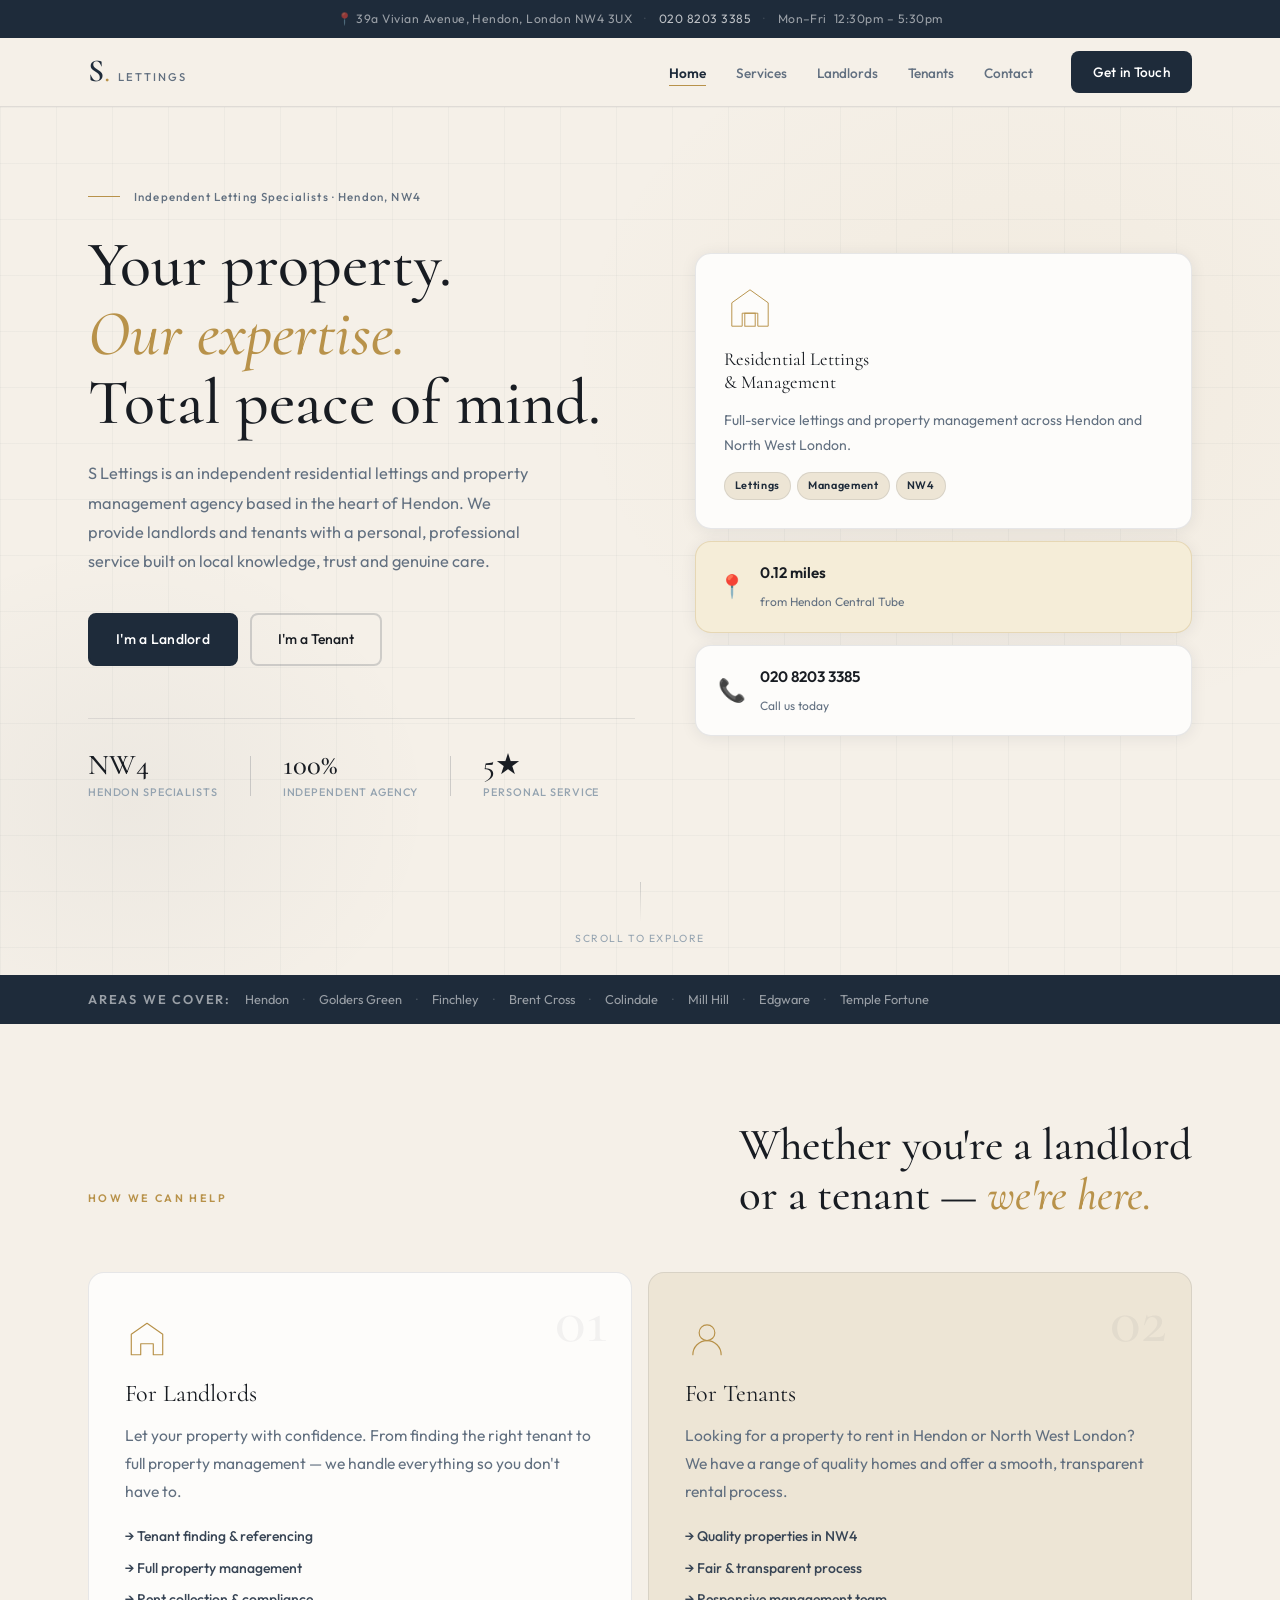
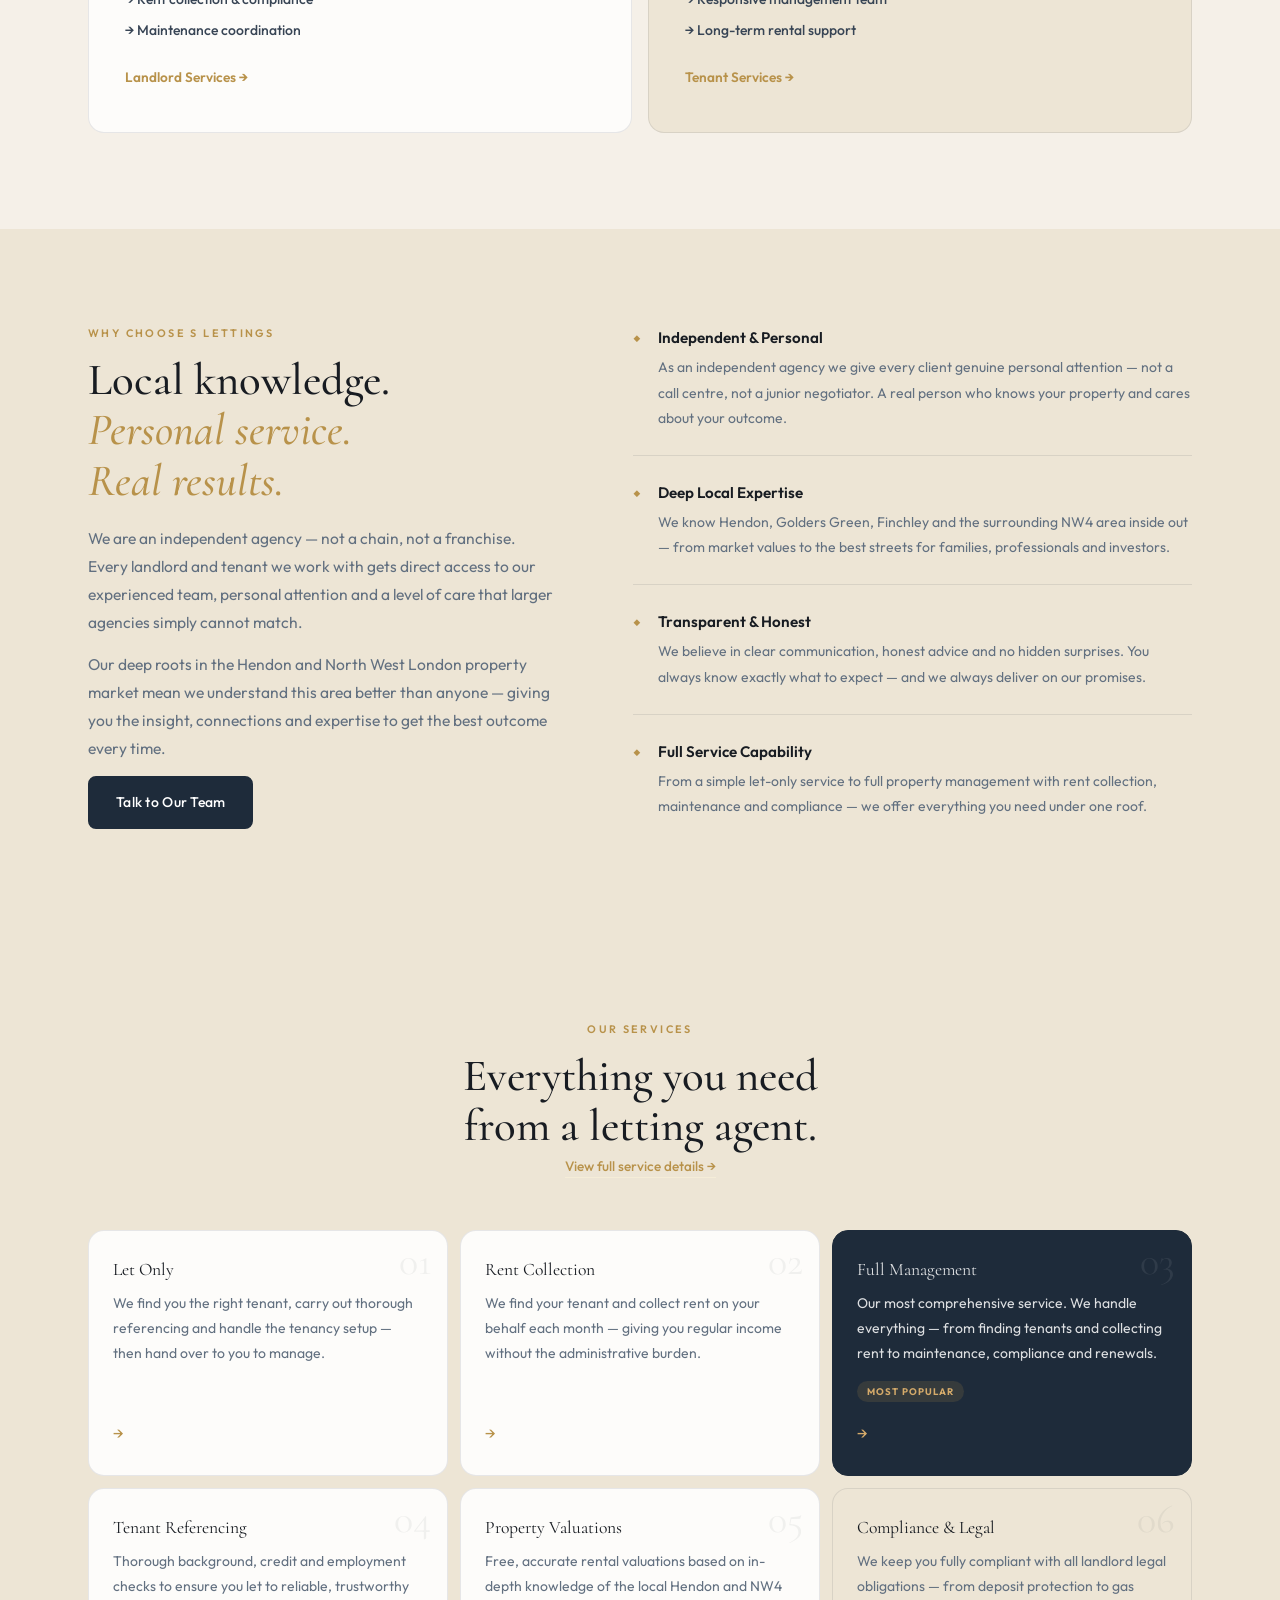
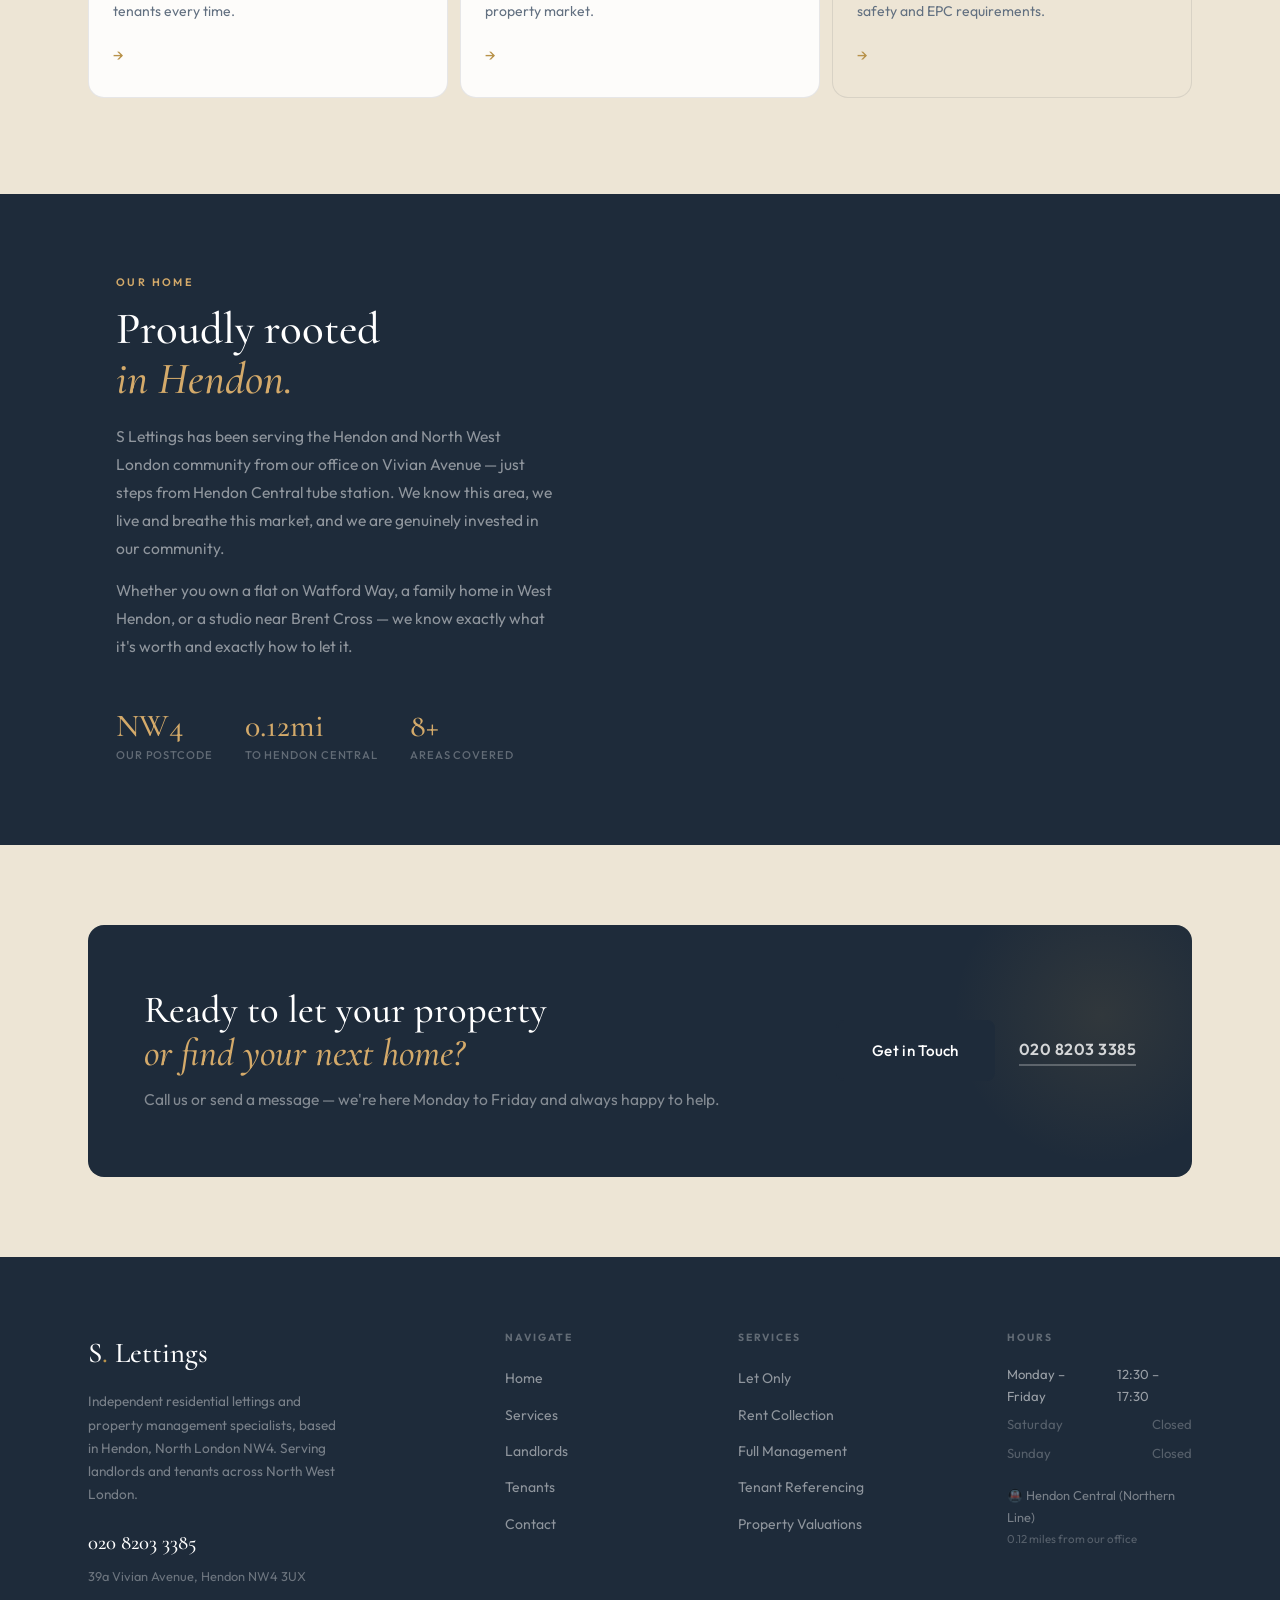
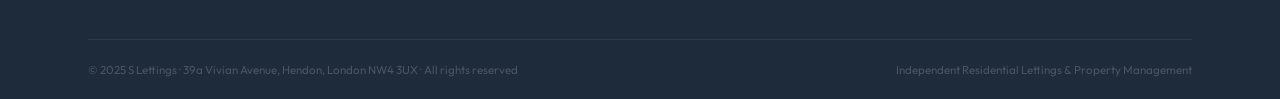
<file: index.html>
<!DOCTYPE html>
<html lang="en">
<head>
  <meta charset="UTF-8"/>
  <meta name="viewport" content="width=device-width, initial-scale=1.0"/>
  <title>S Lettings — Residential Lettings & Property Management | Hendon, London NW4</title>
  <meta name="description" content="S Lettings — trusted independent residential lettings and property management specialists in Hendon, North London NW4. Landlords and tenants welcome. Call 020 8203 3385."/>
  <link rel="stylesheet" href="styles.css"/>
  <link rel="preconnect" href="https://fonts.googleapis.com"/>
  <link rel="preconnect" href="https://fonts.gstatic.com" crossorigin/>
  <link href="https://fonts.googleapis.com/css2?family=Cormorant:ital,wght@0,400;0,500;0,600;1,400;1,600&family=Outfit:wght@300;400;500;600&display=swap" rel="stylesheet"/>
</head>
<body>

  <div class="preloader" id="preloader">
    <div class="pl-inner">
      <div class="pl-logo">S<span>.</span></div>
      <div class="pl-name">Lettings</div>
      <div class="pl-bar"><div class="pl-fill"></div></div>
    </div>
  </div>

  <div class="topbar">
    <div class="tb-wrap">
      <span>📍 39a Vivian Avenue, Hendon, London NW4 3UX</span>
      <span class="tb-sep">·</span>
      <a href="tel:02082033385">020 8203 3385</a>
      <span class="tb-sep">·</span>
      <span>Mon–Fri &nbsp;12:30pm – 5:30pm</span>
    </div>
  </div>

  <nav class="nav" id="nav">
    <div class="nav-inner">
      <a href="index.html" class="nav-logo">
        <span class="nl-s">S</span><span class="nl-dot">.</span>
        <span class="nl-lettings">Lettings</span>
      </a>
      <ul class="nav-links" id="navLinks">
        <li><a href="index.html" class="nl active">Home</a></li>
        <li><a href="services.html" class="nl">Services</a></li>
        <li><a href="landlords.html" class="nl">Landlords</a></li>
        <li><a href="tenants.html" class="nl">Tenants</a></li>
        <li><a href="contact.html" class="nl">Contact</a></li>
      </ul>
      <a href="contact.html" class="nav-cta">Get in Touch</a>
      <button class="burger" id="burger" aria-label="Menu">
        <span></span><span></span><span></span>
      </button>
    </div>
  </nav>

  <section class="hero">
    <div class="hero-bg">
      <div class="hbg-pattern"></div>
      <div class="hbg-gradient"></div>
    </div>
    <div class="hero-inner">
      <div class="hero-content">
        <div class="hero-eyebrow reveal-up">
          <span class="he-line"></span>
          Independent Letting Specialists · Hendon, NW4
        </div>
        <h1 class="hero-h1 reveal-up d1">
          Your property.<br/>
          <em>Our expertise.</em><br/>
          Total peace of mind.
        </h1>
        <p class="hero-p reveal-up d2">
          S Lettings is an independent residential lettings and property management agency based in the heart of Hendon. We provide landlords and tenants with a personal, professional service built on local knowledge, trust and genuine care.
        </p>
        <div class="hero-actions reveal-up d3">
          <a href="landlords.html" class="btn-primary">I'm a Landlord</a>
          <a href="tenants.html" class="btn-outline">I'm a Tenant</a>
        </div>
        <div class="hero-stats reveal-up d4">
          <div class="hstat">
            <div class="hstat-val">NW4</div>
            <div class="hstat-lbl">Hendon Specialists</div>
          </div>
          <div class="hstat-div"></div>
          <div class="hstat">
            <div class="hstat-val">100%</div>
            <div class="hstat-lbl">Independent Agency</div>
          </div>
          <div class="hstat-div"></div>
          <div class="hstat">
            <div class="hstat-val">5★</div>
            <div class="hstat-lbl">Personal Service</div>
          </div>
        </div>
      </div>
      <div class="hero-aside reveal-right">
        <div class="ha-card ha-main">
          <div class="ha-icon">
            <svg viewBox="0 0 80 80" fill="none">
              <path d="M40 12L68 32V68H52V48H28V68H12V32L40 12Z" stroke="currentColor" stroke-width="1.5" stroke-linejoin="round"/>
              <rect x="32" y="48" width="16" height="20" stroke="currentColor" stroke-width="1.5"/>
            </svg>
          </div>
          <h3>Residential Lettings<br/>&amp; Management</h3>
          <p>Full-service lettings and property management across Hendon and North West London.</p>
          <div class="ha-tags">
            <span>Lettings</span>
            <span>Management</span>
            <span>NW4</span>
          </div>
        </div>
        <div class="ha-card ha-small ha-gold">
          <div class="ha-small-icon">📍</div>
          <div class="ha-small-text">
            <strong>0.12 miles</strong>
            <span>from Hendon Central Tube</span>
          </div>
        </div>
        <div class="ha-card ha-small">
          <div class="ha-small-icon">📞</div>
          <div class="ha-small-text">
            <strong>020 8203 3385</strong>
            <span>Call us today</span>
          </div>
        </div>
      </div>
    </div>
    <div class="hero-scroll">
      <div class="hs-bar"></div>
      <span>Scroll to explore</span>
    </div>
  </section>

  <div class="area-strip">
    <div class="as-inner">
      <span class="as-label">Areas We Cover:</span>
      <span>Hendon</span><span class="as-sep">·</span>
      <span>Golders Green</span><span class="as-sep">·</span>
      <span>Finchley</span><span class="as-sep">·</span>
      <span>Brent Cross</span><span class="as-sep">·</span>
      <span>Colindale</span><span class="as-sep">·</span>
      <span>Mill Hill</span><span class="as-sep">·</span>
      <span>Edgware</span><span class="as-sep">·</span>
      <span>Temple Fortune</span>
    </div>
  </div>

  <section class="section paths-section">
    <div class="container">
      <div class="sec-head">
        <div class="sec-label reveal-up">How We Can Help</div>
        <h2 class="sec-title reveal-up d1">Whether you're a landlord<br/>or a tenant — <em>we're here.</em></h2>
      </div>
      <div class="paths-grid">
        <a href="landlords.html" class="path-card path-landlord reveal-up">
          <div class="pc-num">01</div>
          <div class="pc-icon">
            <svg viewBox="0 0 56 56" fill="none">
              <path d="M28 8L48 22V48H36V34H20V48H8V22L28 8Z" stroke="currentColor" stroke-width="1.5" stroke-linejoin="round"/>
            </svg>
          </div>
          <h3>For Landlords</h3>
          <p>Let your property with confidence. From finding the right tenant to full property management — we handle everything so you don't have to.</p>
          <ul class="pc-list">
            <li>→ Tenant finding & referencing</li>
            <li>→ Full property management</li>
            <li>→ Rent collection & compliance</li>
            <li>→ Maintenance coordination</li>
          </ul>
          <div class="pc-cta">Landlord Services →</div>
        </a>
        <a href="tenants.html" class="path-card path-tenant reveal-up d1">
          <div class="pc-num">02</div>
          <div class="pc-icon">
            <svg viewBox="0 0 56 56" fill="none">
              <circle cx="28" cy="20" r="10" stroke="currentColor" stroke-width="1.5"/>
              <path d="M10 48c0-9.9 8.1-18 18-18s18 8.1 18 18" stroke="currentColor" stroke-width="1.5" stroke-linecap="round"/>
            </svg>
          </div>
          <h3>For Tenants</h3>
          <p>Looking for a property to rent in Hendon or North West London? We have a range of quality homes and offer a smooth, transparent rental process.</p>
          <ul class="pc-list">
            <li>→ Quality properties in NW4</li>
            <li>→ Fair & transparent process</li>
            <li>→ Responsive management team</li>
            <li>→ Long-term rental support</li>
          </ul>
          <div class="pc-cta">Tenant Services →</div>
        </a>
      </div>
    </div>
  </section>

  <section class="section why-section">
    <div class="container">
      <div class="why-grid">
        <div class="why-left">
          <div class="sec-label reveal-up">Why Choose S Lettings</div>
          <h2 class="sec-title reveal-up d1">Local knowledge.<br/><em>Personal service.<br/>Real results.</em></h2>
          <p class="why-body reveal-up d2">We are an independent agency — not a chain, not a franchise. Every landlord and tenant we work with gets direct access to our experienced team, personal attention and a level of care that larger agencies simply cannot match.</p>
          <p class="why-body reveal-up d2">Our deep roots in the Hendon and North West London property market mean we understand this area better than anyone — giving you the insight, connections and expertise to get the best outcome every time.</p>
          <a href="contact.html" class="btn-primary reveal-up d3">Talk to Our Team</a>
        </div>
        <div class="why-right">
          <div class="why-points">
            <div class="wp reveal-up">
              <div class="wp-icon">◆</div>
              <div class="wp-body">
                <h4>Independent & Personal</h4>
                <p>As an independent agency we give every client genuine personal attention — not a call centre, not a junior negotiator. A real person who knows your property and cares about your outcome.</p>
              </div>
            </div>
            <div class="wp reveal-up d1">
              <div class="wp-icon">◆</div>
              <div class="wp-body">
                <h4>Deep Local Expertise</h4>
                <p>We know Hendon, Golders Green, Finchley and the surrounding NW4 area inside out — from market values to the best streets for families, professionals and investors.</p>
              </div>
            </div>
            <div class="wp reveal-up d2">
              <div class="wp-icon">◆</div>
              <div class="wp-body">
                <h4>Transparent & Honest</h4>
                <p>We believe in clear communication, honest advice and no hidden surprises. You always know exactly what to expect — and we always deliver on our promises.</p>
              </div>
            </div>
            <div class="wp reveal-up d3">
              <div class="wp-icon">◆</div>
              <div class="wp-body">
                <h4>Full Service Capability</h4>
                <p>From a simple let-only service to full property management with rent collection, maintenance and compliance — we offer everything you need under one roof.</p>
              </div>
            </div>
          </div>
        </div>
      </div>
    </div>
  </section>

  <section class="section svc-overview alt-section">
    <div class="container">
      <div class="sec-head centered">
        <div class="sec-label reveal-up">Our Services</div>
        <h2 class="sec-title reveal-up d1">Everything you need<br/>from a letting agent.</h2>
        <a href="services.html" class="sec-more reveal-up d2">View full service details →</a>
      </div>
      <div class="svc-grid">
        <a href="services.html" class="svc-card reveal-up">
          <div class="svc-num">01</div>
          <h3>Let Only</h3>
          <p>We find you the right tenant, carry out thorough referencing and handle the tenancy setup — then hand over to you to manage.</p>
          <div class="svc-arr">→</div>
        </a>
        <a href="services.html" class="svc-card reveal-up d1">
          <div class="svc-num">02</div>
          <h3>Rent Collection</h3>
          <p>We find your tenant and collect rent on your behalf each month — giving you regular income without the administrative burden.</p>
          <div class="svc-arr">→</div>
        </a>
        <a href="services.html" class="svc-card svc-featured reveal-up d2">
          <div class="svc-num">03</div>
          <h3>Full Management</h3>
          <p>Our most comprehensive service. We handle everything — from finding tenants and collecting rent to maintenance, compliance and renewals.</p>
          <div class="svc-badge">Most Popular</div>
          <div class="svc-arr">→</div>
        </a>
        <a href="services.html" class="svc-card reveal-up d1">
          <div class="svc-num">04</div>
          <h3>Tenant Referencing</h3>
          <p>Thorough background, credit and employment checks to ensure you let to reliable, trustworthy tenants every time.</p>
          <div class="svc-arr">→</div>
        </a>
        <a href="services.html" class="svc-card reveal-up d2">
          <div class="svc-num">05</div>
          <h3>Property Valuations</h3>
          <p>Free, accurate rental valuations based on in-depth knowledge of the local Hendon and NW4 property market.</p>
          <div class="svc-arr">→</div>
        </a>
        <a href="services.html" class="svc-card svc-dark reveal-up d3">
          <div class="svc-num">06</div>
          <h3>Compliance & Legal</h3>
          <p>We keep you fully compliant with all landlord legal obligations — from deposit protection to gas safety and EPC requirements.</p>
          <div class="svc-arr">→</div>
        </a>
      </div>
    </div>
  </section>

  <section class="area-section">
    <div class="container">
      <div class="area-inner reveal-up">
        <div class="area-text">
          <div class="sec-label light">Our Home</div>
          <h2>Proudly rooted<br/><em>in Hendon.</em></h2>
          <p>S Lettings has been serving the Hendon and North West London community from our office on Vivian Avenue — just steps from Hendon Central tube station. We know this area, we live and breathe this market, and we are genuinely invested in our community.</p>
          <p>Whether you own a flat on Watford Way, a family home in West Hendon, or a studio near Brent Cross — we know exactly what it's worth and exactly how to let it.</p>
          <div class="area-facts">
            <div class="af-item">
              <div class="af-val">NW4</div>
              <div class="af-lbl">Our postcode</div>
            </div>
            <div class="af-item">
              <div class="af-val">0.12mi</div>
              <div class="af-lbl">To Hendon Central</div>
            </div>
            <div class="af-item">
              <div class="af-val">8+</div>
              <div class="af-lbl">Areas covered</div>
            </div>
          </div>
        </div>
        <div class="area-map-card">
          <iframe
            src="https://www.google.com/maps/embed?pb=!1m18!1m12!1m3!1d2482.0!2d-0.2048!3d51.5825!2m3!1f0!2f0!3f0!3m2!1i1024!2i768!4f13.1!3m3!1m2!1s0x487611b4c4b3c5e7%3A0x1234567890abcdef!2s39a+Vivian+Avenue%2C+London+NW4+3UX!5e0!3m2!1sen!2suk!4v1"
            width="100%" height="100%"
            style="border:0;"
            allowfullscreen="" loading="lazy"
            title="S Lettings office location">
          </iframe>
        </div>
      </div>
    </div>
  </section>

  <section class="cta-section">
    <div class="container">
      <div class="cta-box reveal-up">
        <div class="cta-left">
          <h2>Ready to let your property<br/><em>or find your next home?</em></h2>
          <p>Call us or send a message — we're here Monday to Friday and always happy to help.</p>
        </div>
        <div class="cta-right">
          <a href="contact.html" class="btn-primary btn-lg">Get in Touch</a>
          <a href="tel:02082033385" class="btn-call">020 8203 3385</a>
        </div>
      </div>
    </div>
  </section>

  <footer class="footer">
    <div class="container">
      <div class="footer-grid">
        <div class="fg-brand">
          <div class="fg-logo">S<span>.</span> Lettings</div>
          <p>Independent residential lettings and property management specialists, based in Hendon, North London NW4. Serving landlords and tenants across North West London.</p>
          <div class="fg-contact">
            <a href="tel:02082033385">020 8203 3385</a>
            <span>39a Vivian Avenue, Hendon NW4 3UX</span>
          </div>
        </div>
        <div class="fg-col">
          <h4>Navigate</h4>
          <ul>
            <li><a href="index.html">Home</a></li>
            <li><a href="services.html">Services</a></li>
            <li><a href="landlords.html">Landlords</a></li>
            <li><a href="tenants.html">Tenants</a></li>
            <li><a href="contact.html">Contact</a></li>
          </ul>
        </div>
        <div class="fg-col">
          <h4>Services</h4>
          <ul>
            <li><a href="services.html">Let Only</a></li>
            <li><a href="services.html">Rent Collection</a></li>
            <li><a href="services.html">Full Management</a></li>
            <li><a href="services.html">Tenant Referencing</a></li>
            <li><a href="services.html">Property Valuations</a></li>
          </ul>
        </div>
        <div class="fg-col">
          <h4>Hours</h4>
          <div class="fg-hours">
            <div class="fh"><span>Monday – Friday</span><span>12:30 – 17:30</span></div>
            <div class="fh fh-closed"><span>Saturday</span><span>Closed</span></div>
            <div class="fh fh-closed"><span>Sunday</span><span>Closed</span></div>
          </div>
          <div class="fg-tube">
            🚇 Hendon Central (Northern Line)<br/>
            <span>0.12 miles from our office</span>
          </div>
        </div>
      </div>
      <div class="footer-bottom">
        <span>© 2025 S Lettings · 39a Vivian Avenue, Hendon, London NW4 3UX · All rights reserved</span>
        <span>Independent Residential Lettings & Property Management</span>
      </div>
    </div>
  </footer>

  <script src="script.js"></script>
</body>
</html>
</file>
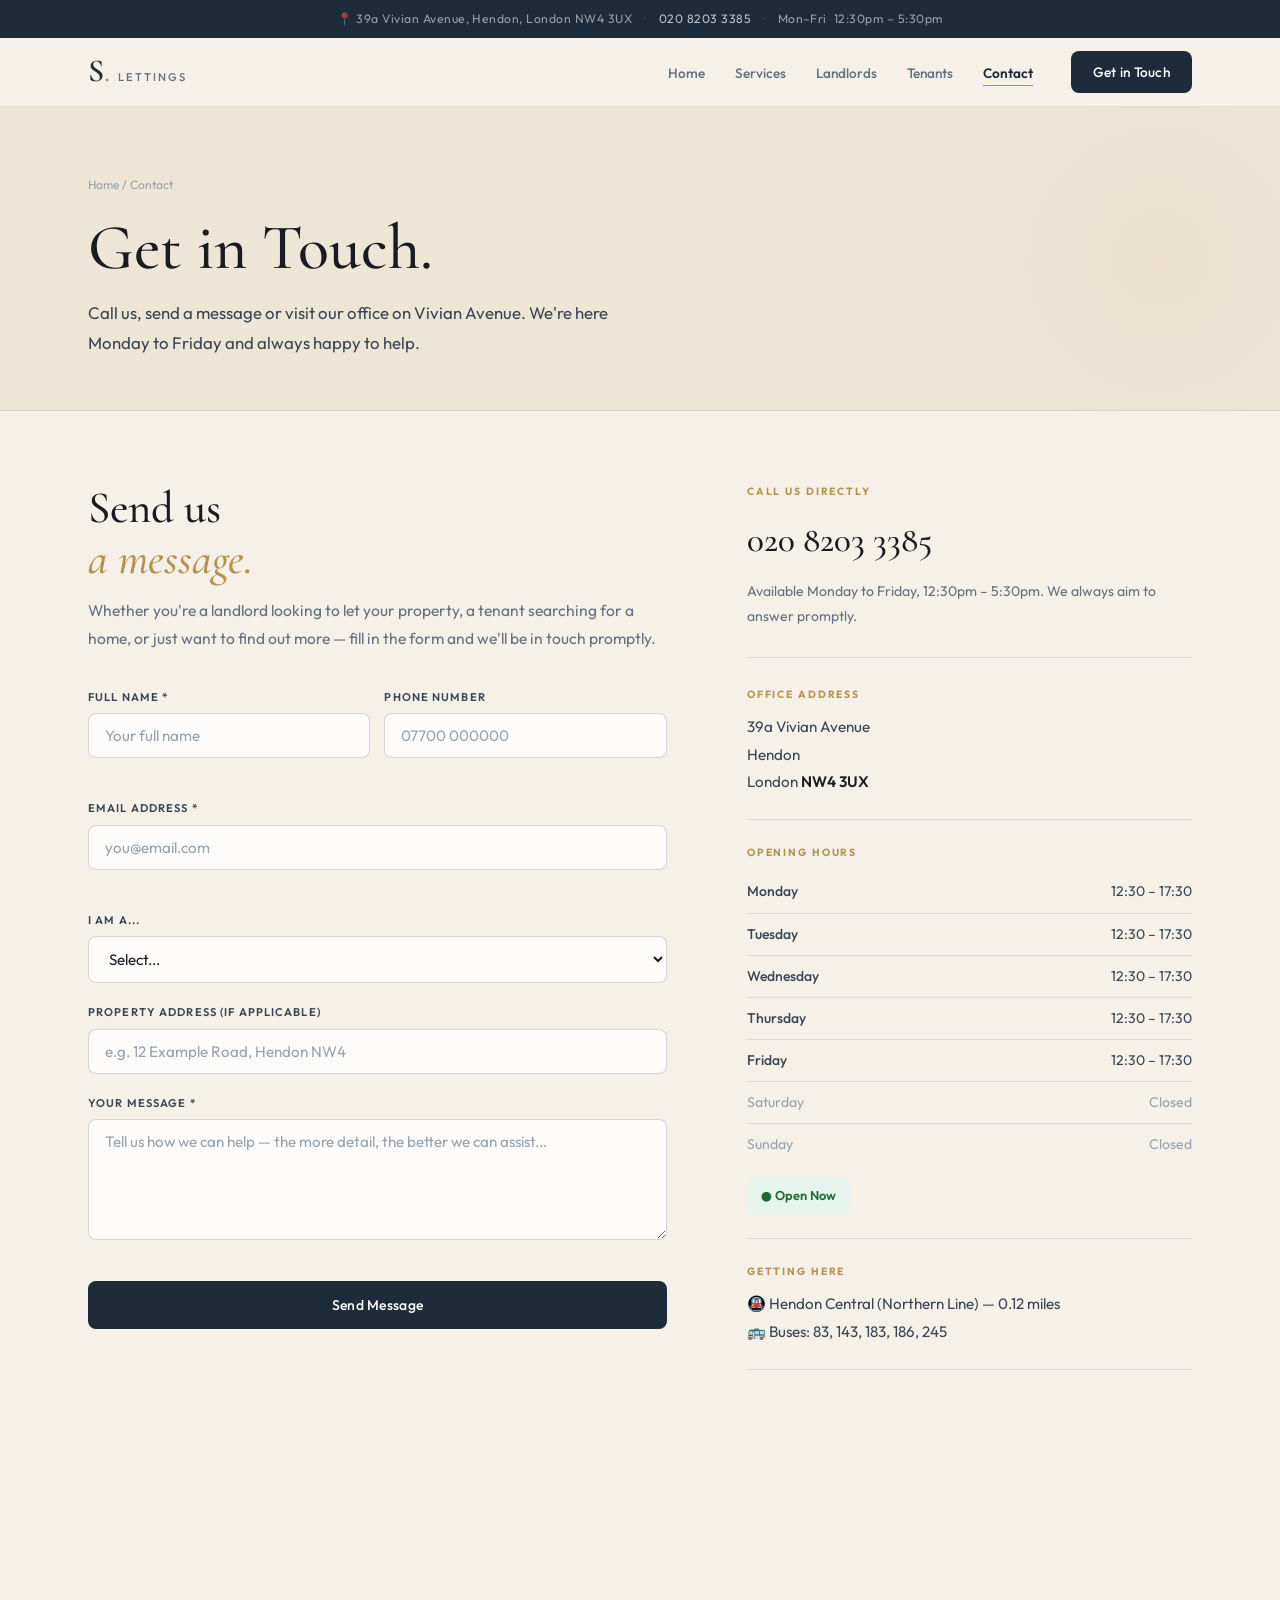
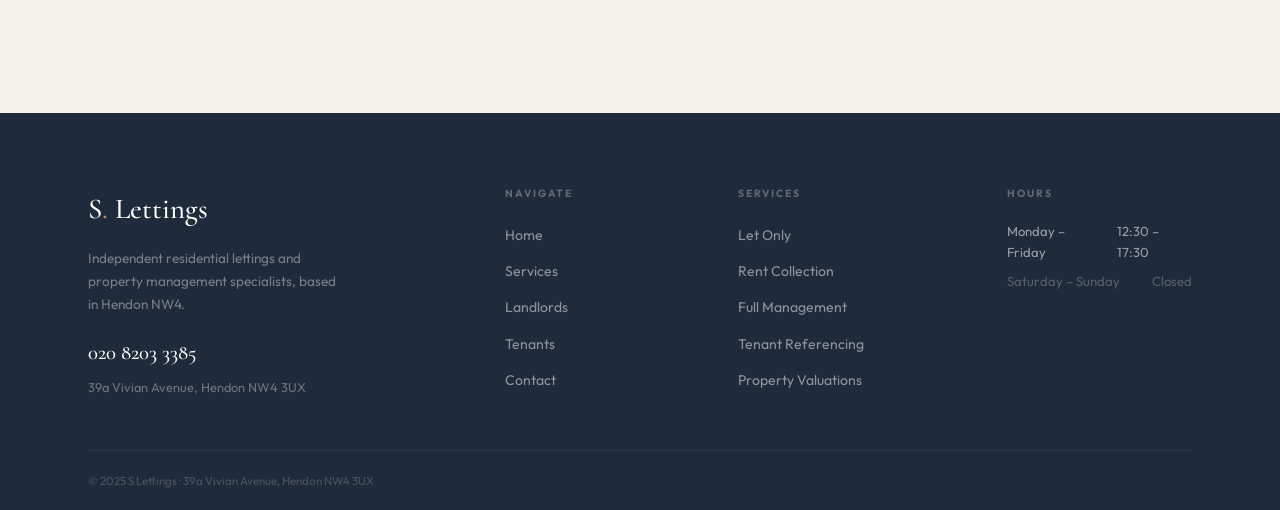
<file: contact.html>
<!DOCTYPE html>
<html lang="en">
<head>
  <meta charset="UTF-8"/>
  <meta name="viewport" content="width=device-width, initial-scale=1.0"/>
  <title>Contact — S Lettings Hendon NW4</title>
  <meta name="description" content="Contact S Lettings, independent letting agents in Hendon NW4. Call 020 8203 3385 or send a message. Free rental valuations available."/>
  <link rel="stylesheet" href="styles.css"/>
  <link rel="preconnect" href="https://fonts.googleapis.com"/>
  <link rel="preconnect" href="https://fonts.gstatic.com" crossorigin/>
  <link href="https://fonts.googleapis.com/css2?family=Cormorant:ital,wght@0,400;0,500;0,600;1,400;1,600&family=Outfit:wght@300;400;500;600&display=swap" rel="stylesheet"/>
</head>
<body>
  <div class="preloader" id="preloader">
    <div class="pl-inner"><div class="pl-logo">S<span>.</span></div><div class="pl-name">Lettings</div><div class="pl-bar"><div class="pl-fill"></div></div></div>
  </div>
  <div class="topbar">
    <div class="tb-wrap">
      <span>📍 39a Vivian Avenue, Hendon, London NW4 3UX</span><span class="tb-sep">·</span>
      <a href="tel:02082033385">020 8203 3385</a><span class="tb-sep">·</span>
      <span>Mon–Fri &nbsp;12:30pm – 5:30pm</span>
    </div>
  </div>
  <nav class="nav" id="nav">
    <div class="nav-inner">
      <a href="index.html" class="nav-logo"><span class="nl-s">S</span><span class="nl-dot">.</span><span class="nl-lettings">Lettings</span></a>
      <ul class="nav-links" id="navLinks">
        <li><a href="index.html" class="nl">Home</a></li>
        <li><a href="services.html" class="nl">Services</a></li>
        <li><a href="landlords.html" class="nl">Landlords</a></li>
        <li><a href="tenants.html" class="nl">Tenants</a></li>
        <li><a href="contact.html" class="nl active">Contact</a></li>
      </ul>
      <a href="contact.html" class="nav-cta">Get in Touch</a>
      <button class="burger" id="burger"><span></span><span></span><span></span></button>
    </div>
  </nav>

  <section class="page-hero short-hero">
    <div class="container">
      <div class="breadcrumb"><a href="index.html">Home</a> / Contact</div>
      <h1 class="ph-h1 reveal-up">Get in Touch.</h1>
      <p class="ph-sub reveal-up d1">Call us, send a message or visit our office on Vivian Avenue. We're here Monday to Friday and always happy to help.</p>
    </div>
  </section>

  <section class="section contact-section">
    <div class="container">
      <div class="contact-grid">

        <div class="cg-form reveal-up">
          <h2 class="sec-title">Send us<br/><em>a message.</em></h2>
          <p class="cg-intro">Whether you're a landlord looking to let your property, a tenant searching for a home, or just want to find out more — fill in the form and we'll be in touch promptly.</p>

          <form class="the-form" id="contactForm" novalidate>
            <div class="form-row-2">
              <div class="fgroup">
                <label for="f-name">Full Name *</label>
                <input type="text" id="f-name" placeholder="Your full name" required/>
                <span class="ferr" id="nameErr"></span>
              </div>
              <div class="fgroup">
                <label for="f-phone">Phone Number</label>
                <input type="tel" id="f-phone" placeholder="07700 000000"/>
              </div>
            </div>
            <div class="fgroup">
              <label for="f-email">Email Address *</label>
              <input type="email" id="f-email" placeholder="you@email.com" required/>
              <span class="ferr" id="emailErr"></span>
            </div>
            <div class="fgroup">
              <label for="f-type">I am a...</label>
              <select id="f-type">
                <option value="">Select...</option>
                <option>Landlord looking to let a property</option>
                <option>Landlord looking for property management</option>
                <option>Tenant looking for a property to rent</option>
                <option>Existing tenant with an enquiry</option>
                <option>Other enquiry</option>
              </select>
            </div>
            <div class="fgroup">
              <label for="f-property">Property Address (if applicable)</label>
              <input type="text" id="f-property" placeholder="e.g. 12 Example Road, Hendon NW4"/>
            </div>
            <div class="fgroup">
              <label for="f-msg">Your Message *</label>
              <textarea id="f-msg" rows="5" placeholder="Tell us how we can help — the more detail, the better we can assist..." required></textarea>
              <span class="ferr" id="msgErr"></span>
            </div>
            <button type="submit" class="btn-primary btn-full" id="submitBtn">
              <span id="btnTxt">Send Message</span>
              <span id="btnLoad" style="display:none">Sending...</span>
            </button>
            <div class="form-success" id="formSuccess" style="display:none">
              <div class="fs-icon">✓</div>
              <h3>Message received.</h3>
              <p>Thank you for contacting S Lettings. A member of our team will be in touch with you shortly.</p>
            </div>
          </form>
        </div>

        <div class="cg-info reveal-right">
          <div class="ci-call">
            <div class="ci-label">Call Us Directly</div>
            <a href="tel:02082033385" class="ci-phone">020 8203 3385</a>
            <p>Available Monday to Friday, 12:30pm – 5:30pm. We always aim to answer promptly.</p>
          </div>

          <div class="ci-block">
            <div class="ci-label">Office Address</div>
            <p class="ci-main">
              39a Vivian Avenue<br/>
              Hendon<br/>
              London <strong>NW4 3UX</strong>
            </p>
          </div>

          <div class="ci-block">
            <div class="ci-label">Opening Hours</div>
            <div class="ci-hours">
              <div class="cih-row"><span>Monday</span><span>12:30 – 17:30</span></div>
              <div class="cih-row"><span>Tuesday</span><span>12:30 – 17:30</span></div>
              <div class="cih-row"><span>Wednesday</span><span>12:30 – 17:30</span></div>
              <div class="cih-row"><span>Thursday</span><span>12:30 – 17:30</span></div>
              <div class="cih-row"><span>Friday</span><span>12:30 – 17:30</span></div>
              <div class="cih-row cih-closed"><span>Saturday</span><span>Closed</span></div>
              <div class="cih-row cih-closed"><span>Sunday</span><span>Closed</span></div>
            </div>
            <div class="open-status" id="openStatus"></div>
          </div>

          <div class="ci-block">
            <div class="ci-label">Getting Here</div>
            <p class="ci-main">
              🚇 Hendon Central (Northern Line) — 0.12 miles<br/>
              🚌 Buses: 83, 143, 183, 186, 245
            </p>
          </div>

          <div class="ci-map">
            <iframe
              src="https://www.google.com/maps/embed?pb=!1m18!1m12!1m3!1d2482.0!2d-0.2048!3d51.5825!2m3!1f0!2f0!3f0!3m2!1i1024!2i768!4f13.1!3m3!1m2!1s0x487611b4c4b3c5e7%3A0x1234567890abcdef!2s39a+Vivian+Avenue%2C+London+NW4+3UX!5e0!3m2!1sen!2suk!4v1"
              width="100%" height="240"
              style="border:0; border-radius:10px;"
              allowfullscreen="" loading="lazy"
              title="S Lettings location">
            </iframe>
          </div>
        </div>

      </div>
    </div>
  </section>

  <footer class="footer">
    <div class="container">
      <div class="footer-grid">
        <div class="fg-brand">
          <div class="fg-logo">S<span>.</span> Lettings</div>
          <p>Independent residential lettings and property management specialists, based in Hendon NW4.</p>
          <div class="fg-contact"><a href="tel:02082033385">020 8203 3385</a><span>39a Vivian Avenue, Hendon NW4 3UX</span></div>
        </div>
        <div class="fg-col"><h4>Navigate</h4><ul><li><a href="index.html">Home</a></li><li><a href="services.html">Services</a></li><li><a href="landlords.html">Landlords</a></li><li><a href="tenants.html">Tenants</a></li><li><a href="contact.html">Contact</a></li></ul></div>
        <div class="fg-col"><h4>Services</h4><ul><li><a href="services.html">Let Only</a></li><li><a href="services.html">Rent Collection</a></li><li><a href="services.html">Full Management</a></li><li><a href="services.html">Tenant Referencing</a></li><li><a href="services.html">Property Valuations</a></li></ul></div>
        <div class="fg-col"><h4>Hours</h4><div class="fg-hours"><div class="fh"><span>Monday – Friday</span><span>12:30 – 17:30</span></div><div class="fh fh-closed"><span>Saturday – Sunday</span><span>Closed</span></div></div></div>
      </div>
      <div class="footer-bottom"><span>© 2025 S Lettings · 39a Vivian Avenue, Hendon NW4 3UX</span></div>
    </div>
  </footer>
  <script src="script.js"></script>
</body>
</html>
</file>
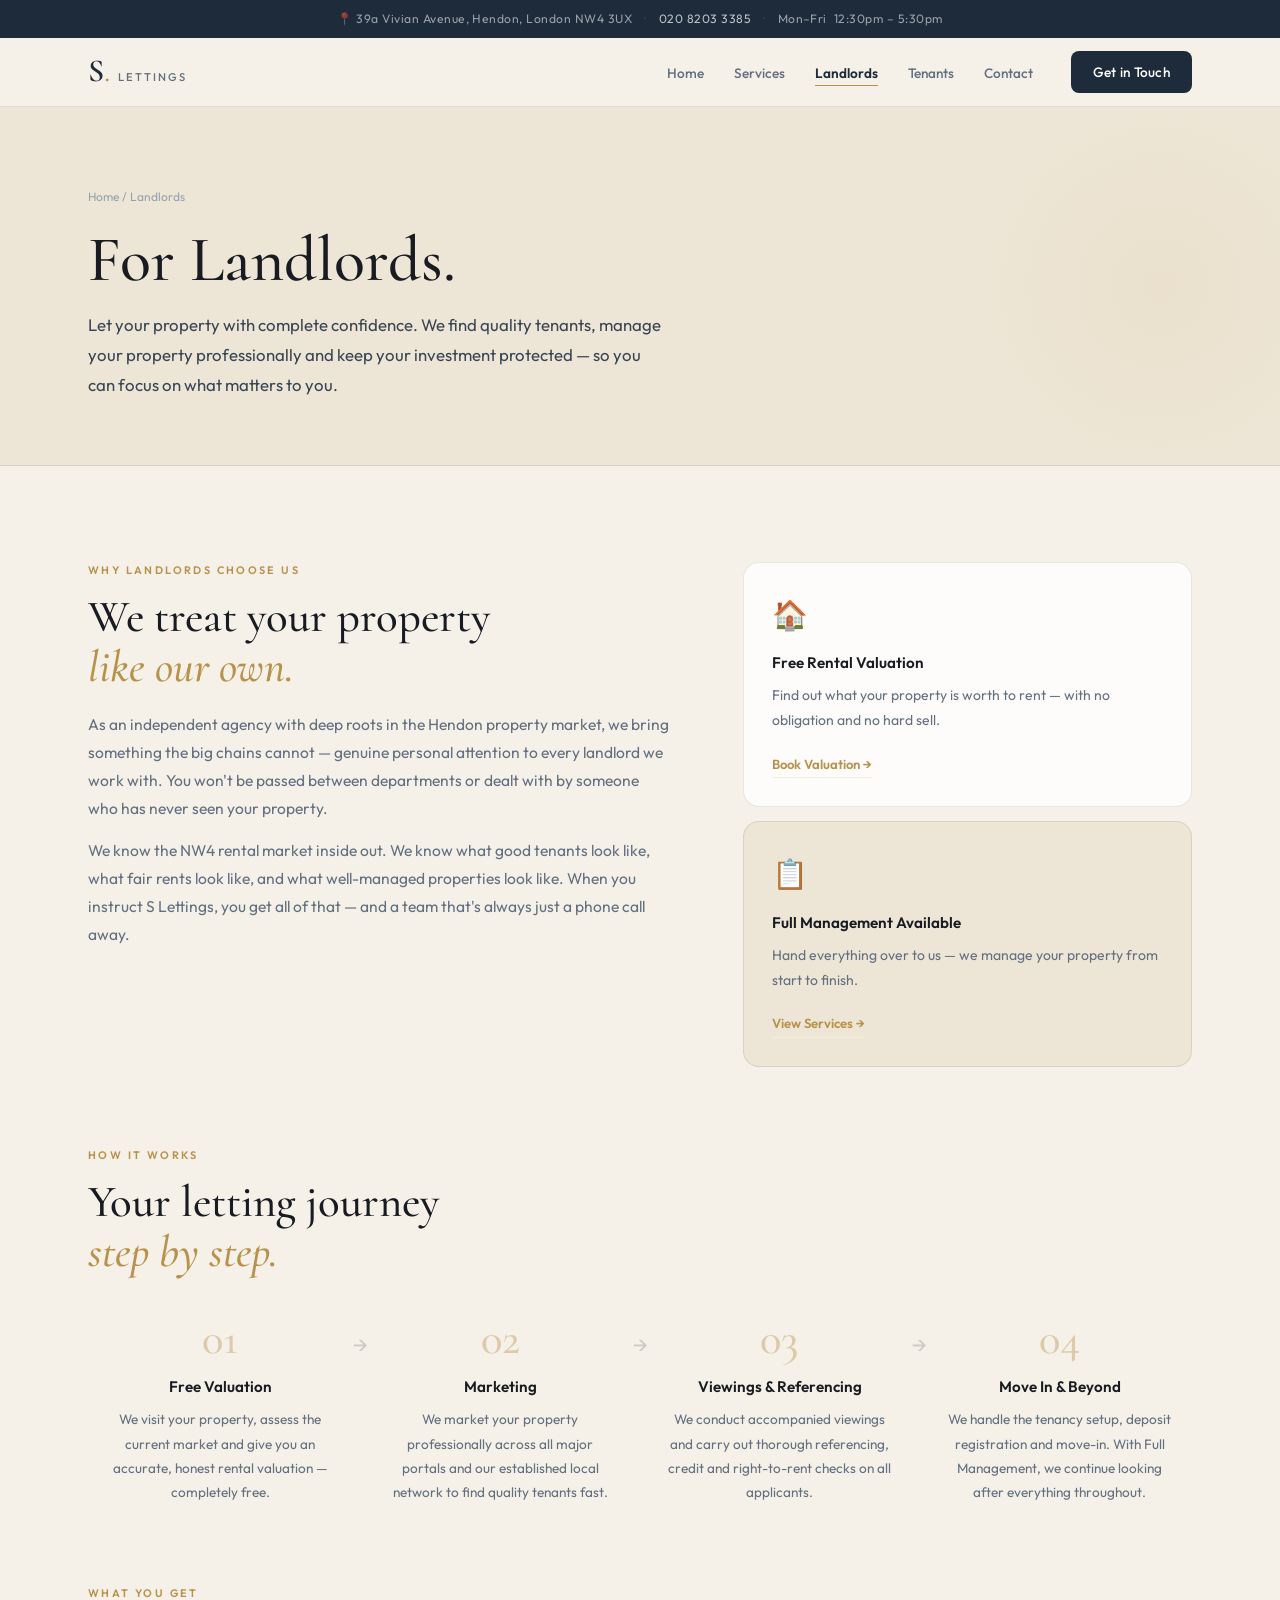
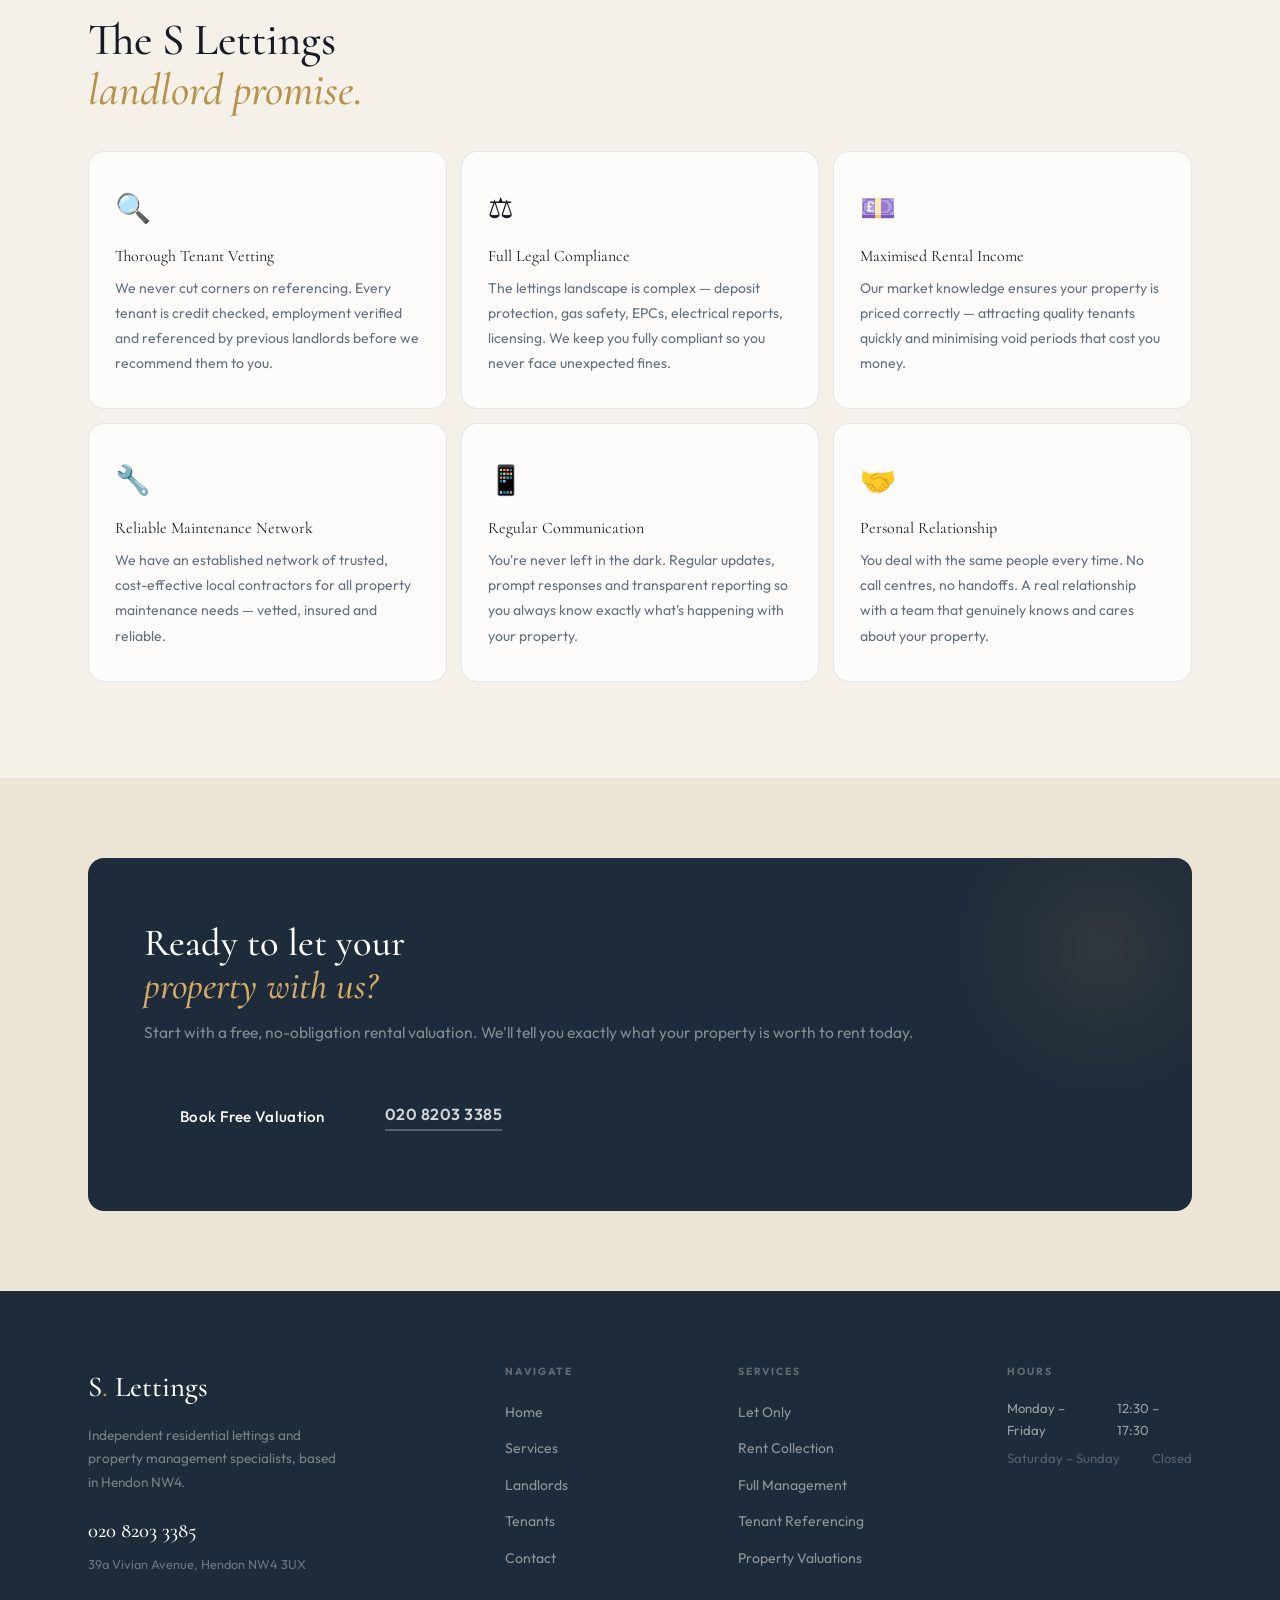
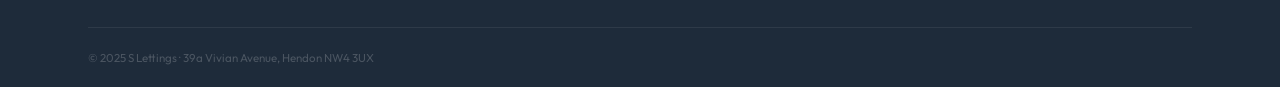
<file: landlords.html>
<!DOCTYPE html>
<html lang="en">
<head>
  <meta charset="UTF-8"/>
  <meta name="viewport" content="width=device-width, initial-scale=1.0"/>
  <title>For Landlords — S Lettings Hendon NW4</title>
  <meta name="description" content="Landlord lettings and property management services from S Lettings, independent letting agents in Hendon, London NW4. Call 020 8203 3385."/>
  <link rel="stylesheet" href="styles.css"/>
  <link rel="preconnect" href="https://fonts.googleapis.com"/>
  <link rel="preconnect" href="https://fonts.gstatic.com" crossorigin/>
  <link href="https://fonts.googleapis.com/css2?family=Cormorant:ital,wght@0,400;0,500;0,600;1,400;1,600&family=Outfit:wght@300;400;500;600&display=swap" rel="stylesheet"/>
</head>
<body>
  <div class="preloader" id="preloader">
    <div class="pl-inner"><div class="pl-logo">S<span>.</span></div><div class="pl-name">Lettings</div><div class="pl-bar"><div class="pl-fill"></div></div></div>
  </div>
  <div class="topbar">
    <div class="tb-wrap">
      <span>📍 39a Vivian Avenue, Hendon, London NW4 3UX</span><span class="tb-sep">·</span>
      <a href="tel:02082033385">020 8203 3385</a><span class="tb-sep">·</span>
      <span>Mon–Fri &nbsp;12:30pm – 5:30pm</span>
    </div>
  </div>
  <nav class="nav" id="nav">
    <div class="nav-inner">
      <a href="index.html" class="nav-logo"><span class="nl-s">S</span><span class="nl-dot">.</span><span class="nl-lettings">Lettings</span></a>
      <ul class="nav-links" id="navLinks">
        <li><a href="index.html" class="nl">Home</a></li>
        <li><a href="services.html" class="nl">Services</a></li>
        <li><a href="landlords.html" class="nl active">Landlords</a></li>
        <li><a href="tenants.html" class="nl">Tenants</a></li>
        <li><a href="contact.html" class="nl">Contact</a></li>
      </ul>
      <a href="contact.html" class="nav-cta">Get in Touch</a>
      <button class="burger" id="burger"><span></span><span></span><span></span></button>
    </div>
  </nav>

  <section class="page-hero">
    <div class="container">
      <div class="breadcrumb"><a href="index.html">Home</a> / Landlords</div>
      <h1 class="ph-h1 reveal-up">For Landlords.</h1>
      <p class="ph-sub reveal-up d1">Let your property with complete confidence. We find quality tenants, manage your property professionally and keep your investment protected — so you can focus on what matters to you.</p>
    </div>
  </section>

  <section class="section">
    <div class="container">

      <div class="ll-intro reveal-up">
        <div class="lli-text">
          <div class="sec-label">Why Landlords Choose Us</div>
          <h2 class="sec-title">We treat your property<br/><em>like our own.</em></h2>
          <p>As an independent agency with deep roots in the Hendon property market, we bring something the big chains cannot — genuine personal attention to every landlord we work with. You won't be passed between departments or dealt with by someone who has never seen your property.</p>
          <p>We know the NW4 rental market inside out. We know what good tenants look like, what fair rents look like, and what well-managed properties look like. When you instruct S Lettings, you get all of that — and a team that's always just a phone call away.</p>
        </div>
        <div class="lli-stats">
          <div class="lls-card">
            <div class="lls-icon">🏠</div>
            <h4>Free Rental Valuation</h4>
            <p>Find out what your property is worth to rent — with no obligation and no hard sell.</p>
            <a href="contact.html" class="btn-outline-sm">Book Valuation →</a>
          </div>
          <div class="lls-card lls-accent">
            <div class="lls-icon">📋</div>
            <h4>Full Management Available</h4>
            <p>Hand everything over to us — we manage your property from start to finish.</p>
            <a href="services.html" class="btn-outline-sm">View Services →</a>
          </div>
        </div>
      </div>

      <div class="process-section reveal-up">
        <div class="sec-label">How It Works</div>
        <h2 class="sec-title">Your letting journey<br/><em>step by step.</em></h2>
        <div class="process-steps">
          <div class="ps-step">
            <div class="ps-num">01</div>
            <h4>Free Valuation</h4>
            <p>We visit your property, assess the current market and give you an accurate, honest rental valuation — completely free.</p>
          </div>
          <div class="ps-arrow">→</div>
          <div class="ps-step">
            <div class="ps-num">02</div>
            <h4>Marketing</h4>
            <p>We market your property professionally across all major portals and our established local network to find quality tenants fast.</p>
          </div>
          <div class="ps-arrow">→</div>
          <div class="ps-step">
            <div class="ps-num">03</div>
            <h4>Viewings & Referencing</h4>
            <p>We conduct accompanied viewings and carry out thorough referencing, credit and right-to-rent checks on all applicants.</p>
          </div>
          <div class="ps-arrow">→</div>
          <div class="ps-step">
            <div class="ps-num">04</div>
            <h4>Move In & Beyond</h4>
            <p>We handle the tenancy setup, deposit registration and move-in. With Full Management, we continue looking after everything throughout.</p>
          </div>
        </div>
      </div>

      <div class="ll-benefits reveal-up">
        <div class="sec-label">What You Get</div>
        <h2 class="sec-title">The S Lettings<br/><em>landlord promise.</em></h2>
        <div class="llb-grid">
          <div class="llb-card">
            <div class="llbc-icon">🔍</div>
            <h3>Thorough Tenant Vetting</h3>
            <p>We never cut corners on referencing. Every tenant is credit checked, employment verified and referenced by previous landlords before we recommend them to you.</p>
          </div>
          <div class="llb-card">
            <div class="llbc-icon">⚖️</div>
            <h3>Full Legal Compliance</h3>
            <p>The lettings landscape is complex — deposit protection, gas safety, EPCs, electrical reports, licensing. We keep you fully compliant so you never face unexpected fines.</p>
          </div>
          <div class="llb-card">
            <div class="llbc-icon">💷</div>
            <h3>Maximised Rental Income</h3>
            <p>Our market knowledge ensures your property is priced correctly — attracting quality tenants quickly and minimising void periods that cost you money.</p>
          </div>
          <div class="llb-card">
            <div class="llbc-icon">🔧</div>
            <h3>Reliable Maintenance Network</h3>
            <p>We have an established network of trusted, cost-effective local contractors for all property maintenance needs — vetted, insured and reliable.</p>
          </div>
          <div class="llb-card">
            <div class="llbc-icon">📱</div>
            <h3>Regular Communication</h3>
            <p>You're never left in the dark. Regular updates, prompt responses and transparent reporting so you always know exactly what's happening with your property.</p>
          </div>
          <div class="llb-card">
            <div class="llbc-icon">🤝</div>
            <h3>Personal Relationship</h3>
            <p>You deal with the same people every time. No call centres, no handoffs. A real relationship with a team that genuinely knows and cares about your property.</p>
          </div>
        </div>
      </div>

    </div>
  </section>

  <section class="cta-section">
    <div class="container">
      <div class="cta-box reveal-up">
        <div class="cta-left">
          <h2>Ready to let your<br/><em>property with us?</em></h2>
          <p>Start with a free, no-obligation rental valuation. We'll tell you exactly what your property is worth to rent today.</p>
        </div>
        <div class="cta-right">
          <a href="contact.html" class="btn-primary btn-lg">Book Free Valuation</a>
          <a href="tel:02082033385" class="btn-call">020 8203 3385</a>
        </div>
      </div>
    </div>
  </section>

  <footer class="footer">
    <div class="container">
      <div class="footer-grid">
        <div class="fg-brand">
          <div class="fg-logo">S<span>.</span> Lettings</div>
          <p>Independent residential lettings and property management specialists, based in Hendon NW4.</p>
          <div class="fg-contact"><a href="tel:02082033385">020 8203 3385</a><span>39a Vivian Avenue, Hendon NW4 3UX</span></div>
        </div>
        <div class="fg-col"><h4>Navigate</h4><ul><li><a href="index.html">Home</a></li><li><a href="services.html">Services</a></li><li><a href="landlords.html">Landlords</a></li><li><a href="tenants.html">Tenants</a></li><li><a href="contact.html">Contact</a></li></ul></div>
        <div class="fg-col"><h4>Services</h4><ul><li><a href="services.html">Let Only</a></li><li><a href="services.html">Rent Collection</a></li><li><a href="services.html">Full Management</a></li><li><a href="services.html">Tenant Referencing</a></li><li><a href="services.html">Property Valuations</a></li></ul></div>
        <div class="fg-col"><h4>Hours</h4><div class="fg-hours"><div class="fh"><span>Monday – Friday</span><span>12:30 – 17:30</span></div><div class="fh fh-closed"><span>Saturday – Sunday</span><span>Closed</span></div></div></div>
      </div>
      <div class="footer-bottom"><span>© 2025 S Lettings · 39a Vivian Avenue, Hendon NW4 3UX</span></div>
    </div>
  </footer>
  <script src="script.js"></script>
</body>
</html>
</file>
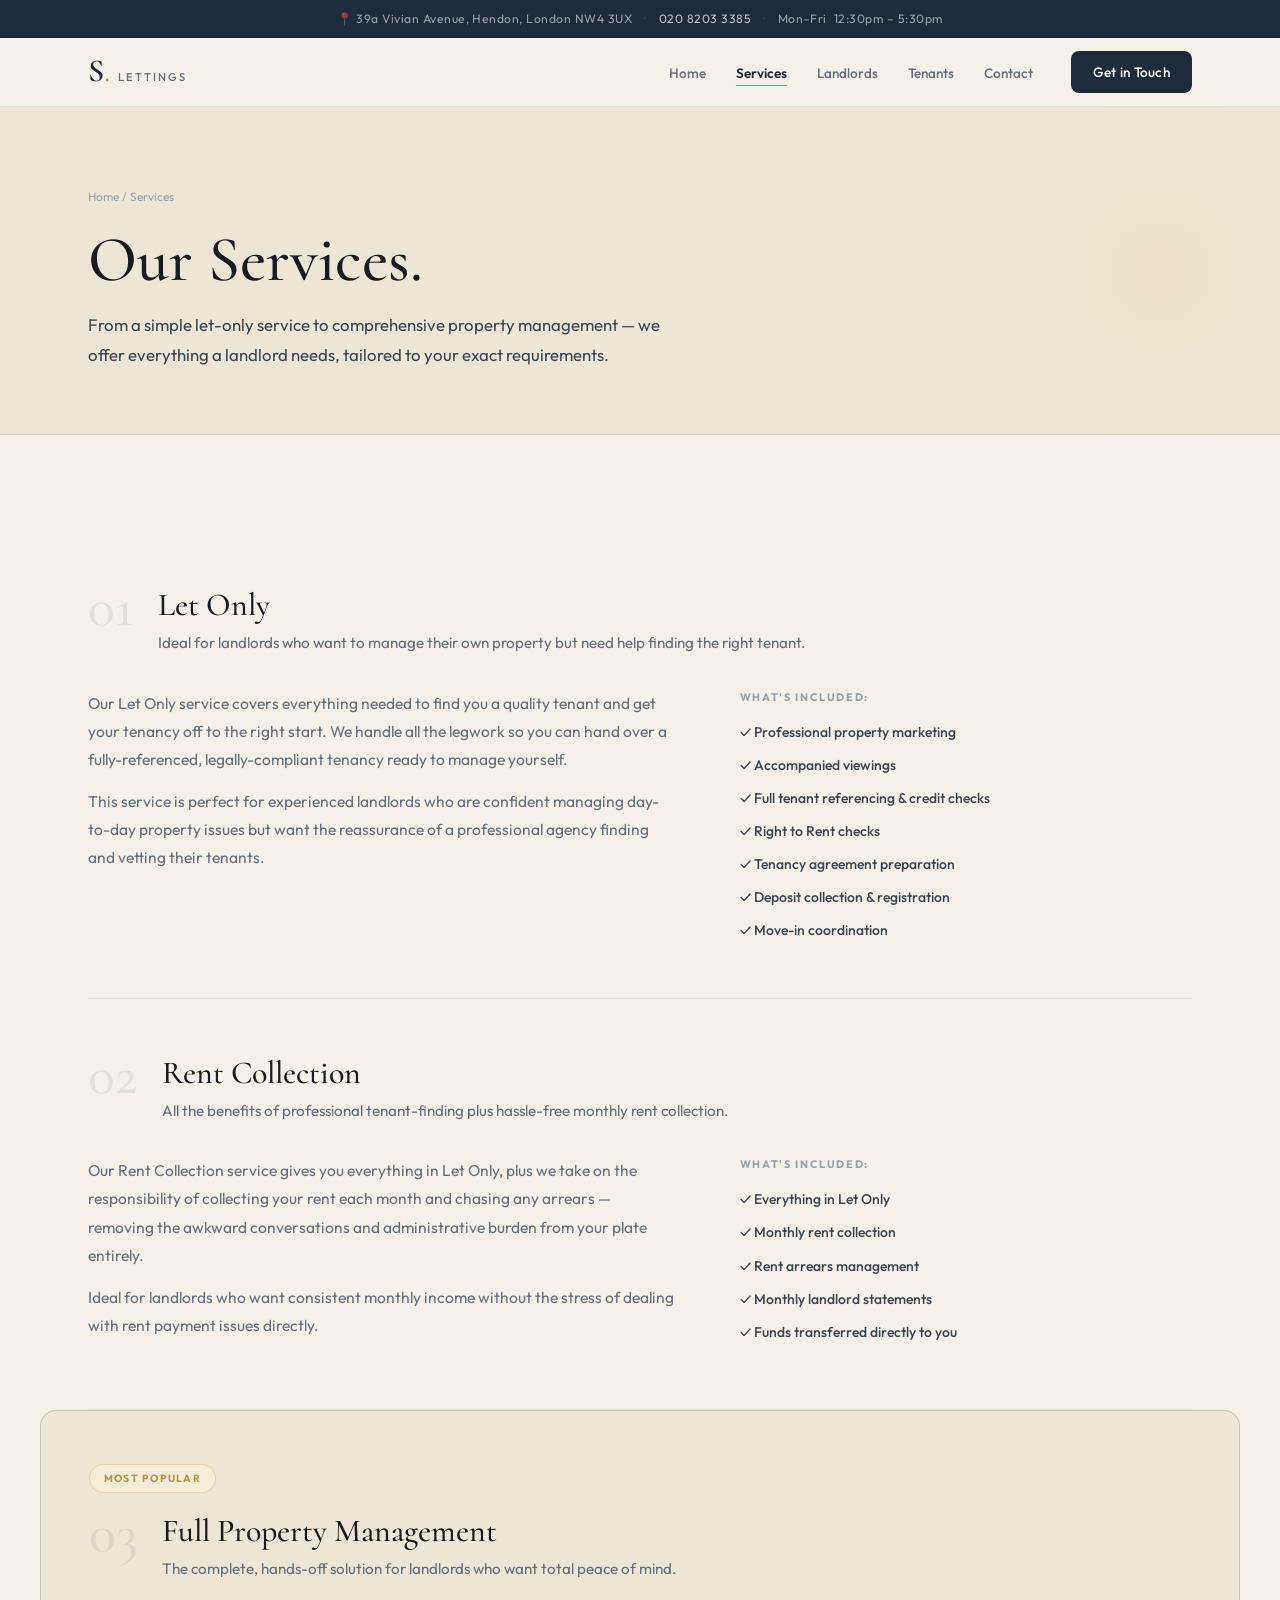
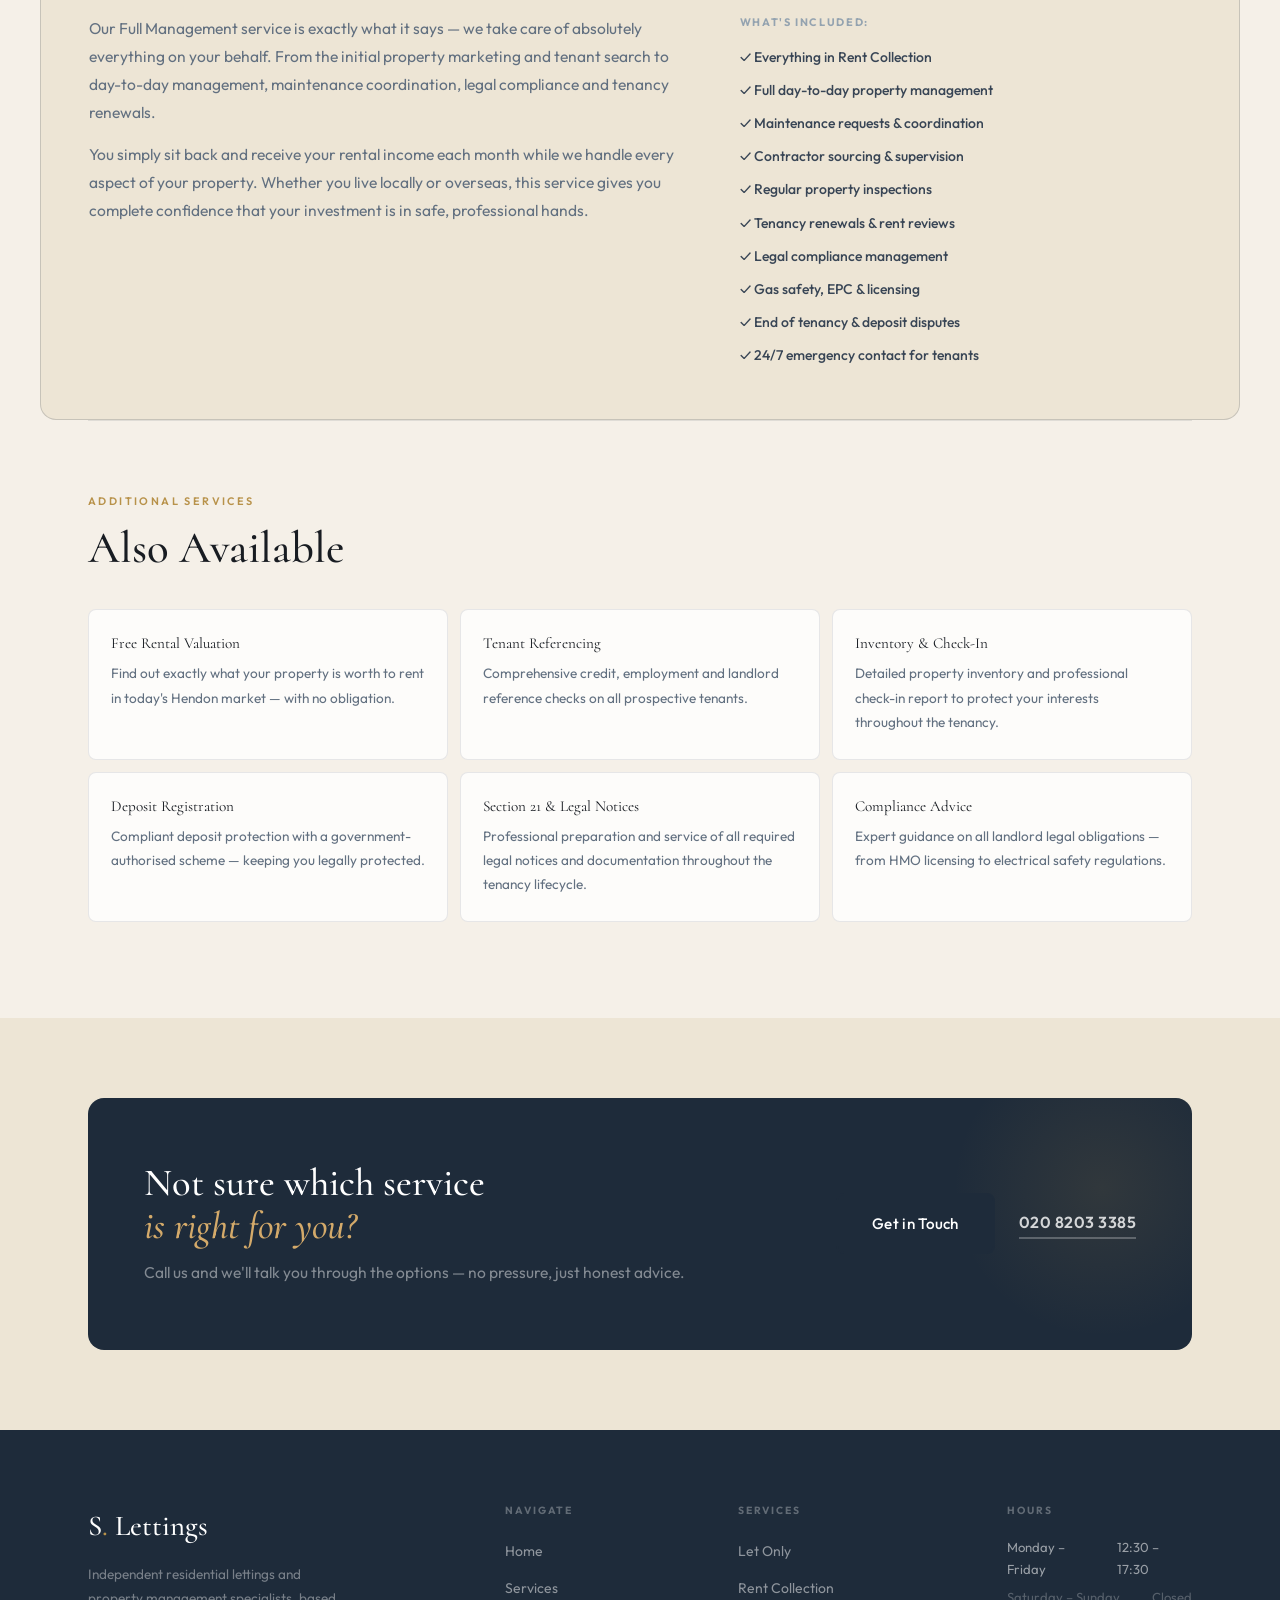
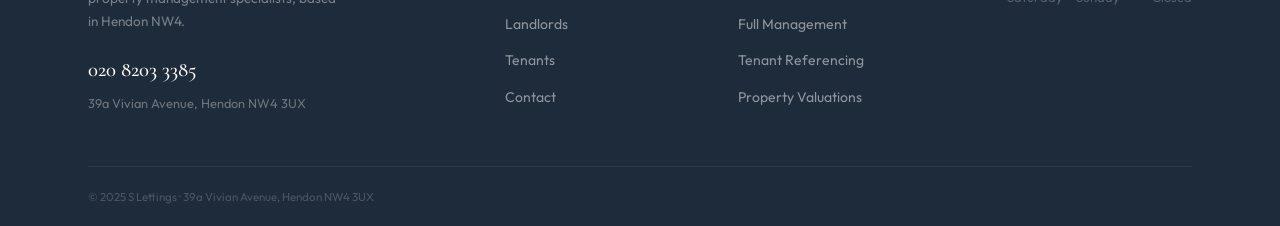
<file: services.html>
<!DOCTYPE html>
<html lang="en">
<head>
  <meta charset="UTF-8"/>
  <meta name="viewport" content="width=device-width, initial-scale=1.0"/>
  <title>Lettings & Management Services — S Lettings Hendon NW4</title>
  <meta name="description" content="Let only, rent collection and full property management services from S Lettings, independent letting agents in Hendon, London NW4."/>
  <link rel="stylesheet" href="styles.css"/>
  <link rel="preconnect" href="https://fonts.googleapis.com"/>
  <link rel="preconnect" href="https://fonts.gstatic.com" crossorigin/>
  <link href="https://fonts.googleapis.com/css2?family=Cormorant:ital,wght@0,400;0,500;0,600;1,400;1,600&family=Outfit:wght@300;400;500;600&display=swap" rel="stylesheet"/>
</head>
<body>
  <div class="preloader" id="preloader">
    <div class="pl-inner">
      <div class="pl-logo">S<span>.</span></div>
      <div class="pl-name">Lettings</div>
      <div class="pl-bar"><div class="pl-fill"></div></div>
    </div>
  </div>
  <div class="topbar">
    <div class="tb-wrap">
      <span>📍 39a Vivian Avenue, Hendon, London NW4 3UX</span>
      <span class="tb-sep">·</span>
      <a href="tel:02082033385">020 8203 3385</a>
      <span class="tb-sep">·</span>
      <span>Mon–Fri &nbsp;12:30pm – 5:30pm</span>
    </div>
  </div>
  <nav class="nav" id="nav">
    <div class="nav-inner">
      <a href="index.html" class="nav-logo"><span class="nl-s">S</span><span class="nl-dot">.</span><span class="nl-lettings">Lettings</span></a>
      <ul class="nav-links" id="navLinks">
        <li><a href="index.html" class="nl">Home</a></li>
        <li><a href="services.html" class="nl active">Services</a></li>
        <li><a href="landlords.html" class="nl">Landlords</a></li>
        <li><a href="tenants.html" class="nl">Tenants</a></li>
        <li><a href="contact.html" class="nl">Contact</a></li>
      </ul>
      <a href="contact.html" class="nav-cta">Get in Touch</a>
      <button class="burger" id="burger"><span></span><span></span><span></span></button>
    </div>
  </nav>

  <section class="page-hero">
    <div class="container">
      <div class="breadcrumb"><a href="index.html">Home</a> / Services</div>
      <h1 class="ph-h1 reveal-up">Our Services.</h1>
      <p class="ph-sub reveal-up d1">From a simple let-only service to comprehensive property management — we offer everything a landlord needs, tailored to your exact requirements.</p>
    </div>
  </section>

  <section class="section">
    <div class="container">

      <div class="svc-detail reveal-up">
        <div class="sd-header">
          <div class="sd-num">01</div>
          <div class="sd-title-block">
            <h2>Let Only</h2>
            <p class="sd-sub">Ideal for landlords who want to manage their own property but need help finding the right tenant.</p>
          </div>
        </div>
        <div class="sd-body">
          <div class="sd-description">
            <p>Our Let Only service covers everything needed to find you a quality tenant and get your tenancy off to the right start. We handle all the legwork so you can hand over a fully-referenced, legally-compliant tenancy ready to manage yourself.</p>
            <p>This service is perfect for experienced landlords who are confident managing day-to-day property issues but want the reassurance of a professional agency finding and vetting their tenants.</p>
          </div>
          <div class="sd-includes">
            <div class="si-label">What's Included:</div>
            <div class="si-list">
              <div class="si-item">✓ Professional property marketing</div>
              <div class="si-item">✓ Accompanied viewings</div>
              <div class="si-item">✓ Full tenant referencing & credit checks</div>
              <div class="si-item">✓ Right to Rent checks</div>
              <div class="si-item">✓ Tenancy agreement preparation</div>
              <div class="si-item">✓ Deposit collection & registration</div>
              <div class="si-item">✓ Move-in coordination</div>
            </div>
          </div>
        </div>
      </div>

      <div class="svc-divider"></div>

      <div class="svc-detail reveal-up">
        <div class="sd-header">
          <div class="sd-num">02</div>
          <div class="sd-title-block">
            <h2>Rent Collection</h2>
            <p class="sd-sub">All the benefits of professional tenant-finding plus hassle-free monthly rent collection.</p>
          </div>
        </div>
        <div class="sd-body">
          <div class="sd-description">
            <p>Our Rent Collection service gives you everything in Let Only, plus we take on the responsibility of collecting your rent each month and chasing any arrears — removing the awkward conversations and administrative burden from your plate entirely.</p>
            <p>Ideal for landlords who want consistent monthly income without the stress of dealing with rent payment issues directly.</p>
          </div>
          <div class="sd-includes">
            <div class="si-label">What's Included:</div>
            <div class="si-list">
              <div class="si-item">✓ Everything in Let Only</div>
              <div class="si-item">✓ Monthly rent collection</div>
              <div class="si-item">✓ Rent arrears management</div>
              <div class="si-item">✓ Monthly landlord statements</div>
              <div class="si-item">✓ Funds transferred directly to you</div>
            </div>
          </div>
        </div>
      </div>

      <div class="svc-divider"></div>

      <div class="svc-detail svc-featured-detail reveal-up">
        <div class="sfd-badge">Most Popular</div>
        <div class="sd-header">
          <div class="sd-num">03</div>
          <div class="sd-title-block">
            <h2>Full Property Management</h2>
            <p class="sd-sub">The complete, hands-off solution for landlords who want total peace of mind.</p>
          </div>
        </div>
        <div class="sd-body">
          <div class="sd-description">
            <p>Our Full Management service is exactly what it says — we take care of absolutely everything on your behalf. From the initial property marketing and tenant search to day-to-day management, maintenance coordination, legal compliance and tenancy renewals.</p>
            <p>You simply sit back and receive your rental income each month while we handle every aspect of your property. Whether you live locally or overseas, this service gives you complete confidence that your investment is in safe, professional hands.</p>
          </div>
          <div class="sd-includes">
            <div class="si-label">What's Included:</div>
            <div class="si-list">
              <div class="si-item">✓ Everything in Rent Collection</div>
              <div class="si-item">✓ Full day-to-day property management</div>
              <div class="si-item">✓ Maintenance requests & coordination</div>
              <div class="si-item">✓ Contractor sourcing & supervision</div>
              <div class="si-item">✓ Regular property inspections</div>
              <div class="si-item">✓ Tenancy renewals & rent reviews</div>
              <div class="si-item">✓ Legal compliance management</div>
              <div class="si-item">✓ Gas safety, EPC & licensing</div>
              <div class="si-item">✓ End of tenancy & deposit disputes</div>
              <div class="si-item">✓ 24/7 emergency contact for tenants</div>
            </div>
          </div>
        </div>
      </div>

      <div class="svc-divider"></div>

      <div class="additional-services reveal-up">
        <div class="sec-label">Additional Services</div>
        <h2 class="sec-title">Also Available</h2>
        <div class="add-grid">
          <div class="add-card">
            <h3>Free Rental Valuation</h3>
            <p>Find out exactly what your property is worth to rent in today's Hendon market — with no obligation.</p>
          </div>
          <div class="add-card">
            <h3>Tenant Referencing</h3>
            <p>Comprehensive credit, employment and landlord reference checks on all prospective tenants.</p>
          </div>
          <div class="add-card">
            <h3>Inventory & Check-In</h3>
            <p>Detailed property inventory and professional check-in report to protect your interests throughout the tenancy.</p>
          </div>
          <div class="add-card">
            <h3>Deposit Registration</h3>
            <p>Compliant deposit protection with a government-authorised scheme — keeping you legally protected.</p>
          </div>
          <div class="add-card">
            <h3>Section 21 & Legal Notices</h3>
            <p>Professional preparation and service of all required legal notices and documentation throughout the tenancy lifecycle.</p>
          </div>
          <div class="add-card">
            <h3>Compliance Advice</h3>
            <p>Expert guidance on all landlord legal obligations — from HMO licensing to electrical safety regulations.</p>
          </div>
        </div>
      </div>

    </div>
  </section>

  <section class="cta-section">
    <div class="container">
      <div class="cta-box reveal-up">
        <div class="cta-left">
          <h2>Not sure which service<br/><em>is right for you?</em></h2>
          <p>Call us and we'll talk you through the options — no pressure, just honest advice.</p>
        </div>
        <div class="cta-right">
          <a href="contact.html" class="btn-primary btn-lg">Get in Touch</a>
          <a href="tel:02082033385" class="btn-call">020 8203 3385</a>
        </div>
      </div>
    </div>
  </section>

  <footer class="footer">
    <div class="container">
      <div class="footer-grid">
        <div class="fg-brand">
          <div class="fg-logo">S<span>.</span> Lettings</div>
          <p>Independent residential lettings and property management specialists, based in Hendon NW4.</p>
          <div class="fg-contact">
            <a href="tel:02082033385">020 8203 3385</a>
            <span>39a Vivian Avenue, Hendon NW4 3UX</span>
          </div>
        </div>
        <div class="fg-col"><h4>Navigate</h4><ul><li><a href="index.html">Home</a></li><li><a href="services.html">Services</a></li><li><a href="landlords.html">Landlords</a></li><li><a href="tenants.html">Tenants</a></li><li><a href="contact.html">Contact</a></li></ul></div>
        <div class="fg-col"><h4>Services</h4><ul><li><a href="services.html">Let Only</a></li><li><a href="services.html">Rent Collection</a></li><li><a href="services.html">Full Management</a></li><li><a href="services.html">Tenant Referencing</a></li><li><a href="services.html">Property Valuations</a></li></ul></div>
        <div class="fg-col">
          <h4>Hours</h4>
          <div class="fg-hours">
            <div class="fh"><span>Monday – Friday</span><span>12:30 – 17:30</span></div>
            <div class="fh fh-closed"><span>Saturday – Sunday</span><span>Closed</span></div>
          </div>
        </div>
      </div>
      <div class="footer-bottom">
        <span>© 2025 S Lettings · 39a Vivian Avenue, Hendon NW4 3UX</span>
      </div>
    </div>
  </footer>
  <script src="script.js"></script>
</body>
</html>
</file>
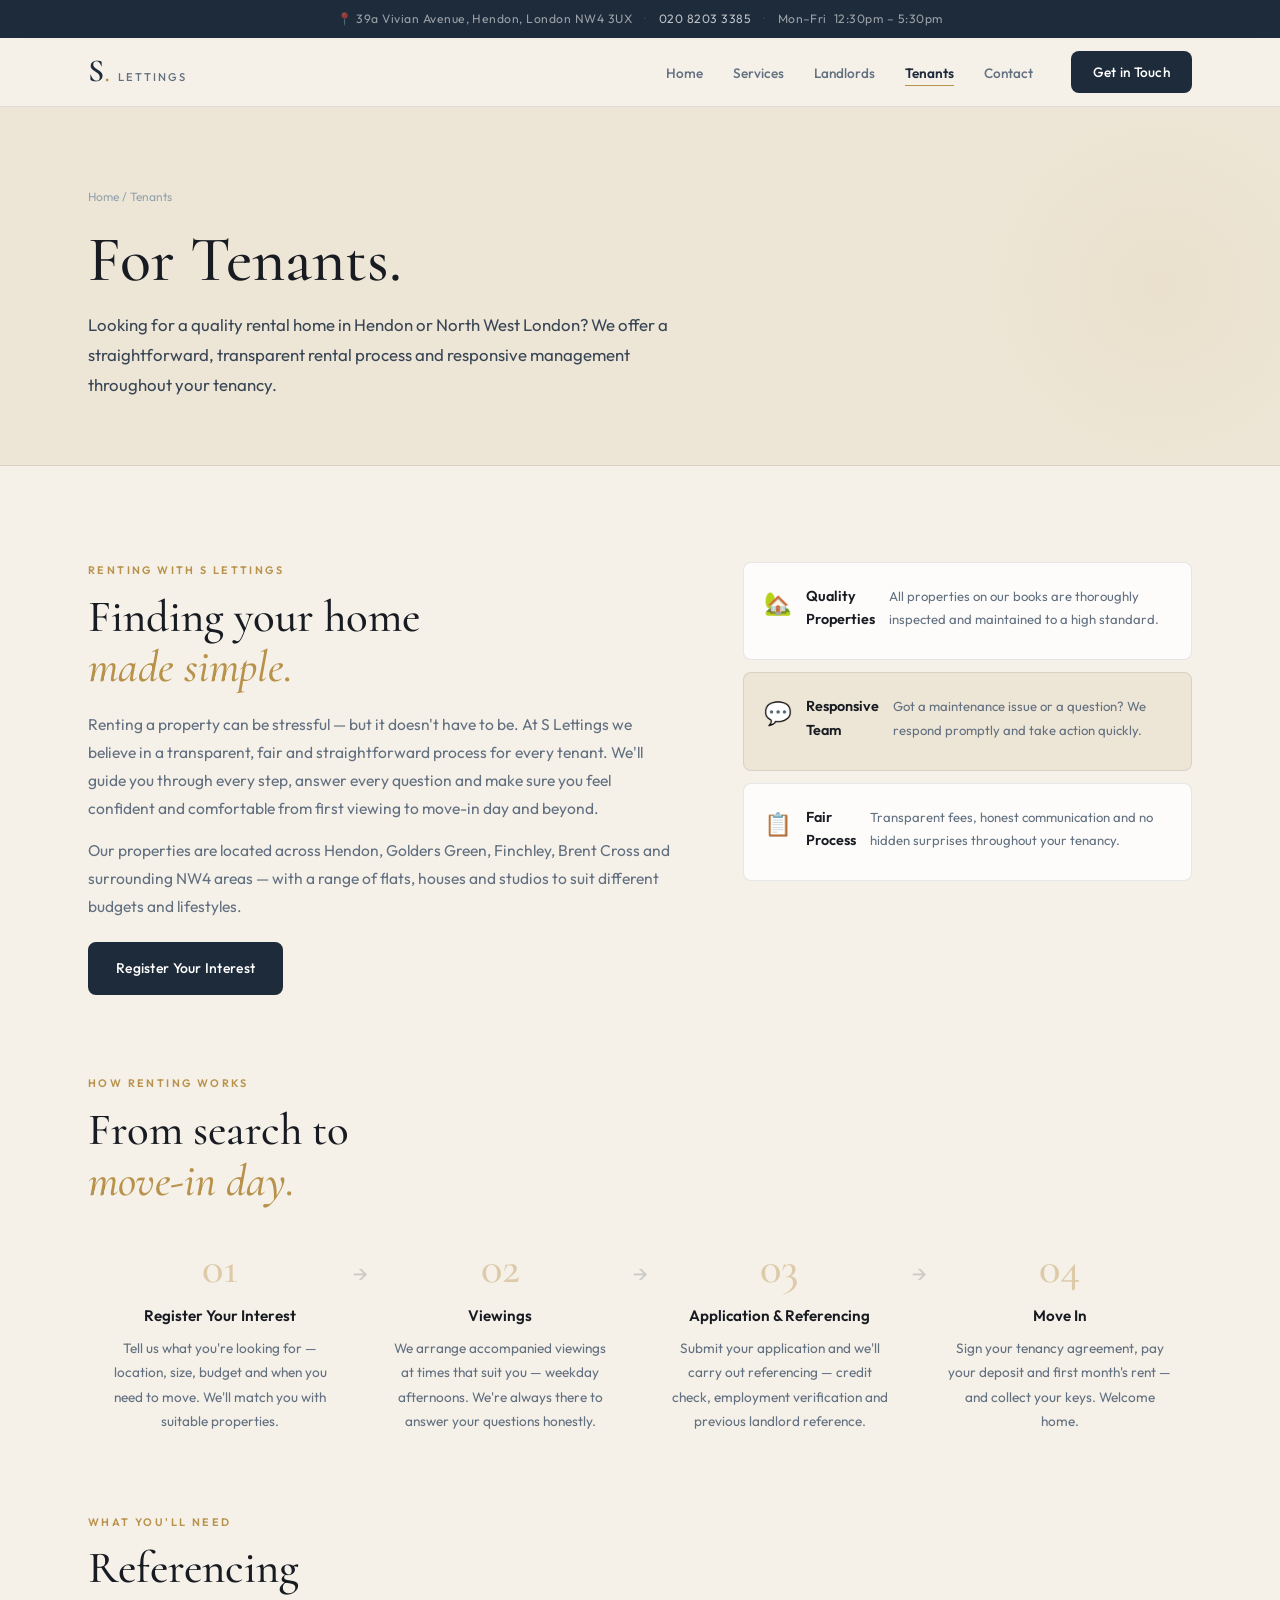
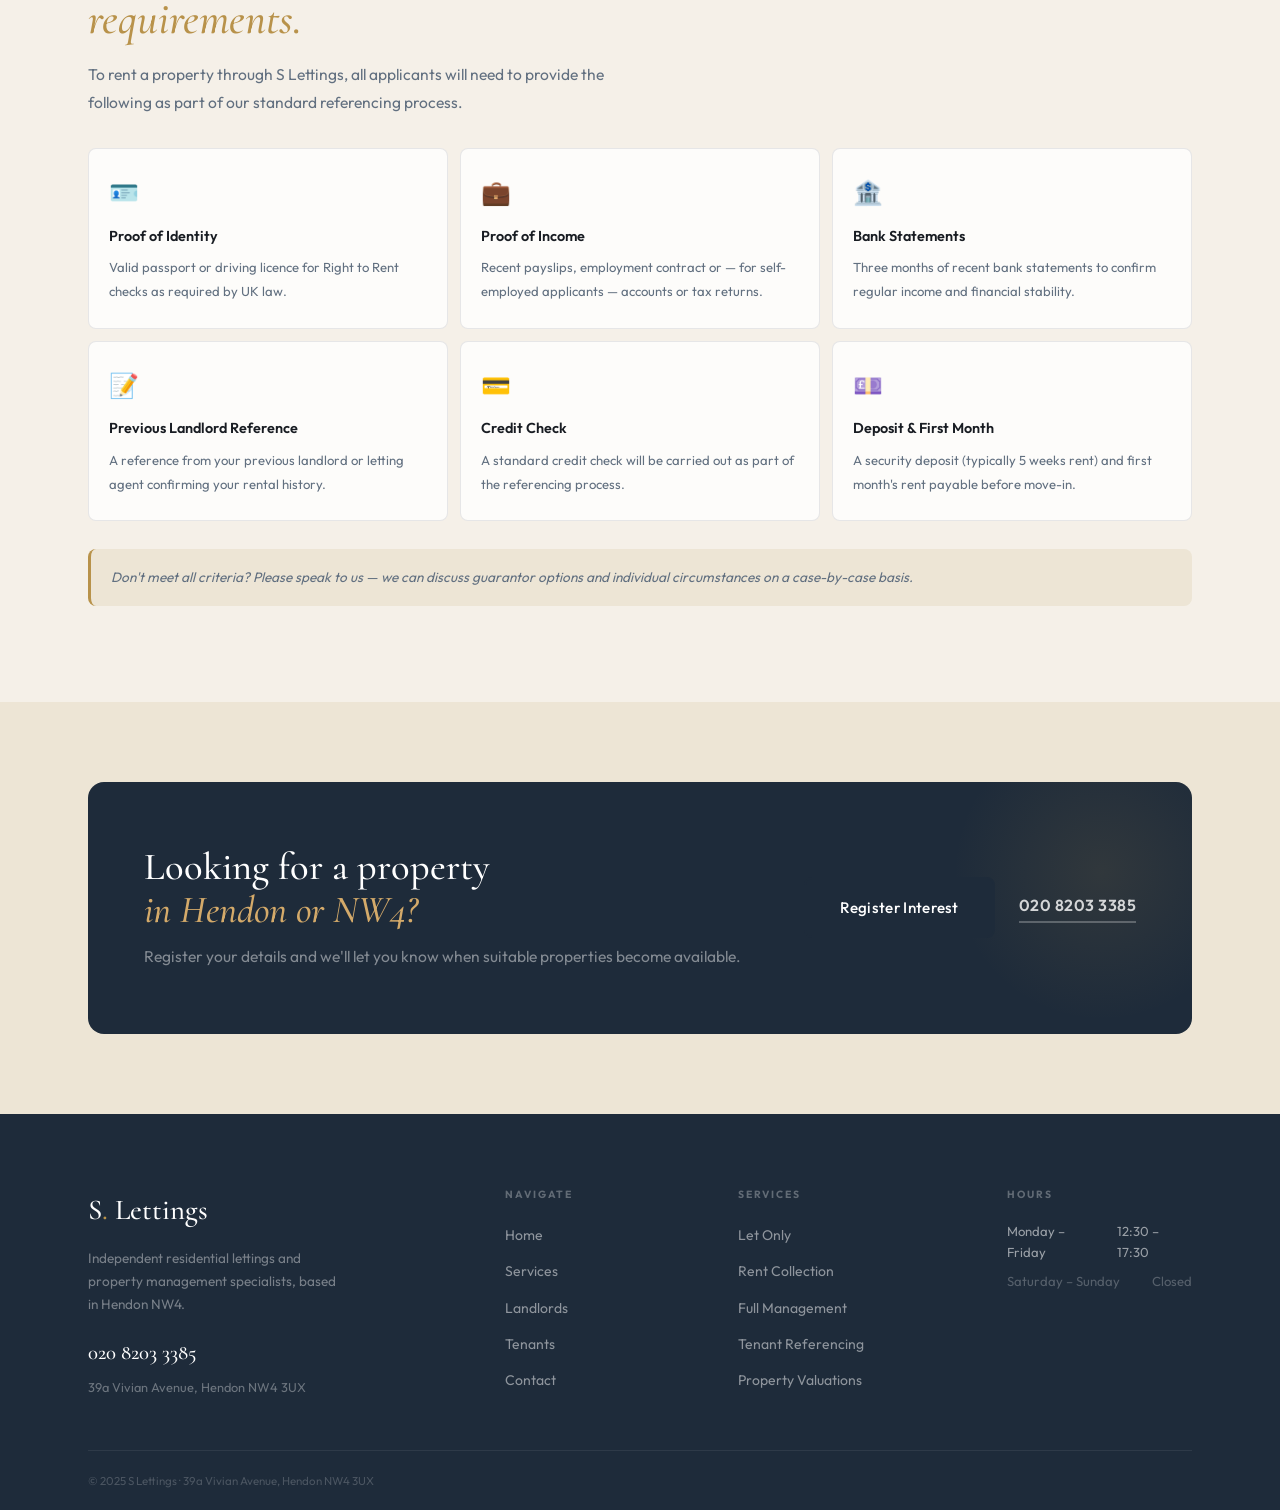
<file: tenants.html>
<!DOCTYPE html>
<html lang="en">
<head>
  <meta charset="UTF-8"/>
  <meta name="viewport" content="width=device-width, initial-scale=1.0"/>
  <title>For Tenants — S Lettings Hendon NW4</title>
  <meta name="description" content="Find your next rental property in Hendon and North West London with S Lettings. Quality homes, transparent process, responsive management. Call 020 8203 3385."/>
  <link rel="stylesheet" href="styles.css"/>
  <link rel="preconnect" href="https://fonts.googleapis.com"/>
  <link rel="preconnect" href="https://fonts.gstatic.com" crossorigin/>
  <link href="https://fonts.googleapis.com/css2?family=Cormorant:ital,wght@0,400;0,500;0,600;1,400;1,600&family=Outfit:wght@300;400;500;600&display=swap" rel="stylesheet"/>
</head>
<body>
  <div class="preloader" id="preloader">
    <div class="pl-inner"><div class="pl-logo">S<span>.</span></div><div class="pl-name">Lettings</div><div class="pl-bar"><div class="pl-fill"></div></div></div>
  </div>
  <div class="topbar">
    <div class="tb-wrap">
      <span>📍 39a Vivian Avenue, Hendon, London NW4 3UX</span><span class="tb-sep">·</span>
      <a href="tel:02082033385">020 8203 3385</a><span class="tb-sep">·</span>
      <span>Mon–Fri &nbsp;12:30pm – 5:30pm</span>
    </div>
  </div>
  <nav class="nav" id="nav">
    <div class="nav-inner">
      <a href="index.html" class="nav-logo"><span class="nl-s">S</span><span class="nl-dot">.</span><span class="nl-lettings">Lettings</span></a>
      <ul class="nav-links" id="navLinks">
        <li><a href="index.html" class="nl">Home</a></li>
        <li><a href="services.html" class="nl">Services</a></li>
        <li><a href="landlords.html" class="nl">Landlords</a></li>
        <li><a href="tenants.html" class="nl active">Tenants</a></li>
        <li><a href="contact.html" class="nl">Contact</a></li>
      </ul>
      <a href="contact.html" class="nav-cta">Get in Touch</a>
      <button class="burger" id="burger"><span></span><span></span><span></span></button>
    </div>
  </nav>

  <section class="page-hero">
    <div class="container">
      <div class="breadcrumb"><a href="index.html">Home</a> / Tenants</div>
      <h1 class="ph-h1 reveal-up">For Tenants.</h1>
      <p class="ph-sub reveal-up d1">Looking for a quality rental home in Hendon or North West London? We offer a straightforward, transparent rental process and responsive management throughout your tenancy.</p>
    </div>
  </section>

  <section class="section">
    <div class="container">

      <div class="tenant-intro reveal-up">
        <div class="ti-text">
          <div class="sec-label">Renting With S Lettings</div>
          <h2 class="sec-title">Finding your home<br/><em>made simple.</em></h2>
          <p>Renting a property can be stressful — but it doesn't have to be. At S Lettings we believe in a transparent, fair and straightforward process for every tenant. We'll guide you through every step, answer every question and make sure you feel confident and comfortable from first viewing to move-in day and beyond.</p>
          <p>Our properties are located across Hendon, Golders Green, Finchley, Brent Cross and surrounding NW4 areas — with a range of flats, houses and studios to suit different budgets and lifestyles.</p>
          <a href="contact.html" class="btn-primary">Register Your Interest</a>
        </div>
        <div class="ti-cards">
          <div class="tic-card">
            <div class="ticc-icon">🏡</div>
            <h4>Quality Properties</h4>
            <p>All properties on our books are thoroughly inspected and maintained to a high standard.</p>
          </div>
          <div class="tic-card tic-accent">
            <div class="ticc-icon">💬</div>
            <h4>Responsive Team</h4>
            <p>Got a maintenance issue or a question? We respond promptly and take action quickly.</p>
          </div>
          <div class="tic-card">
            <div class="ticc-icon">📋</div>
            <h4>Fair Process</h4>
            <p>Transparent fees, honest communication and no hidden surprises throughout your tenancy.</p>
          </div>
        </div>
      </div>

      <div class="process-section reveal-up">
        <div class="sec-label">How Renting Works</div>
        <h2 class="sec-title">From search to<br/><em>move-in day.</em></h2>
        <div class="process-steps">
          <div class="ps-step">
            <div class="ps-num">01</div>
            <h4>Register Your Interest</h4>
            <p>Tell us what you're looking for — location, size, budget and when you need to move. We'll match you with suitable properties.</p>
          </div>
          <div class="ps-arrow">→</div>
          <div class="ps-step">
            <div class="ps-num">02</div>
            <h4>Viewings</h4>
            <p>We arrange accompanied viewings at times that suit you — weekday afternoons. We're always there to answer your questions honestly.</p>
          </div>
          <div class="ps-arrow">→</div>
          <div class="ps-step">
            <div class="ps-num">03</div>
            <h4>Application & Referencing</h4>
            <p>Submit your application and we'll carry out referencing — credit check, employment verification and previous landlord reference.</p>
          </div>
          <div class="ps-arrow">→</div>
          <div class="ps-step">
            <div class="ps-num">04</div>
            <h4>Move In</h4>
            <p>Sign your tenancy agreement, pay your deposit and first month's rent — and collect your keys. Welcome home.</p>
          </div>
        </div>
      </div>

      <div class="tenant-requirements reveal-up">
        <div class="sec-label">What You'll Need</div>
        <h2 class="sec-title">Referencing<br/><em>requirements.</em></h2>
        <p class="tr-intro">To rent a property through S Lettings, all applicants will need to provide the following as part of our standard referencing process.</p>
        <div class="tr-grid">
          <div class="tr-item">
            <div class="tri-icon">🪪</div>
            <h4>Proof of Identity</h4>
            <p>Valid passport or driving licence for Right to Rent checks as required by UK law.</p>
          </div>
          <div class="tr-item">
            <div class="tri-icon">💼</div>
            <h4>Proof of Income</h4>
            <p>Recent payslips, employment contract or — for self-employed applicants — accounts or tax returns.</p>
          </div>
          <div class="tr-item">
            <div class="tri-icon">🏦</div>
            <h4>Bank Statements</h4>
            <p>Three months of recent bank statements to confirm regular income and financial stability.</p>
          </div>
          <div class="tr-item">
            <div class="tri-icon">📝</div>
            <h4>Previous Landlord Reference</h4>
            <p>A reference from your previous landlord or letting agent confirming your rental history.</p>
          </div>
          <div class="tr-item">
            <div class="tri-icon">💳</div>
            <h4>Credit Check</h4>
            <p>A standard credit check will be carried out as part of the referencing process.</p>
          </div>
          <div class="tr-item">
            <div class="tri-icon">💷</div>
            <h4>Deposit & First Month</h4>
            <p>A security deposit (typically 5 weeks rent) and first month's rent payable before move-in.</p>
          </div>
        </div>
        <p class="tr-note">Don't meet all criteria? Please speak to us — we can discuss guarantor options and individual circumstances on a case-by-case basis.</p>
      </div>

    </div>
  </section>

  <section class="cta-section">
    <div class="container">
      <div class="cta-box reveal-up">
        <div class="cta-left">
          <h2>Looking for a property<br/><em>in Hendon or NW4?</em></h2>
          <p>Register your details and we'll let you know when suitable properties become available.</p>
        </div>
        <div class="cta-right">
          <a href="contact.html" class="btn-primary btn-lg">Register Interest</a>
          <a href="tel:02082033385" class="btn-call">020 8203 3385</a>
        </div>
      </div>
    </div>
  </section>

  <footer class="footer">
    <div class="container">
      <div class="footer-grid">
        <div class="fg-brand">
          <div class="fg-logo">S<span>.</span> Lettings</div>
          <p>Independent residential lettings and property management specialists, based in Hendon NW4.</p>
          <div class="fg-contact"><a href="tel:02082033385">020 8203 3385</a><span>39a Vivian Avenue, Hendon NW4 3UX</span></div>
        </div>
        <div class="fg-col"><h4>Navigate</h4><ul><li><a href="index.html">Home</a></li><li><a href="services.html">Services</a></li><li><a href="landlords.html">Landlords</a></li><li><a href="tenants.html">Tenants</a></li><li><a href="contact.html">Contact</a></li></ul></div>
        <div class="fg-col"><h4>Services</h4><ul><li><a href="services.html">Let Only</a></li><li><a href="services.html">Rent Collection</a></li><li><a href="services.html">Full Management</a></li><li><a href="services.html">Tenant Referencing</a></li><li><a href="services.html">Property Valuations</a></li></ul></div>
        <div class="fg-col"><h4>Hours</h4><div class="fg-hours"><div class="fh"><span>Monday – Friday</span><span>12:30 – 17:30</span></div><div class="fh fh-closed"><span>Saturday – Sunday</span><span>Closed</span></div></div></div>
      </div>
      <div class="footer-bottom"><span>© 2025 S Lettings · 39a Vivian Avenue, Hendon NW4 3UX</span></div>
    </div>
  </footer>
  <script src="script.js"></script>
</body>
</html>
</file>
<file: styles.css>
*, *::before, *::after { box-sizing: border-box; margin: 0; padding: 0; }

:root {
  --parchment:   #F5F0E8;
  --parchment-d: #EDE5D5;
  --white:       #FDFCFA;
  --slate:       #1E2B3A;
  --slate-mid:   #2C3E52;
  --slate-light: #3D5268;
  --gold:        #B8924A;
  --gold-light:  #D4AA6A;
  --gold-pale:   #F5EDD8;
  --text:        #181C22;
  --text-mid:    #384555;
  --text-soft:   #627080;
  --text-faint:  #94A3B0;
  --border:      rgba(30,43,58,0.1);
  --border-mid:  rgba(30,43,58,0.18);

  --font-h: 'Cormorant', Georgia, serif;
  --font-b: 'Outfit', system-ui, sans-serif;

  --r:    8px;
  --r-lg: 16px;
  --shadow:    0 2px 16px rgba(30,43,58,0.08);
  --shadow-md: 0 8px 40px rgba(30,43,58,0.14);
}

html { scroll-behavior: smooth; }

body {
  background: var(--parchment);
  color: var(--text);
  font-family: var(--font-b);
  font-weight: 400;
  line-height: 1.65;
  overflow-x: hidden;
}

a    { text-decoration: none; color: inherit; }
ul   { list-style: none; }

h1 { font-family: var(--font-h); font-weight: 500; line-height: 1.08; color: var(--text); }
h2 { font-family: var(--font-h); font-weight: 500; line-height: 1.12; color: var(--text); }
h3 { font-family: var(--font-h); font-weight: 400; font-size: 1.2rem; line-height: 1.25; color: var(--text); }
h4 { font-family: var(--font-b); font-weight: 600; font-size: 0.95rem; color: var(--text); }
p  { color: var(--text-soft); font-size: 0.975rem; line-height: 1.8; }
em { font-style: italic; color: var(--gold); font-family: var(--font-h); }
strong { font-weight: 600; color: var(--text-mid); }

.container { max-width: 1160px; margin: 0 auto; padding: 0 28px; }
.section    { padding: 96px 0; }
.alt-section { background: var(--parchment-d); }

.sec-label {
  font-size: 0.68rem;
  font-weight: 600;
  letter-spacing: 0.22em;
  text-transform: uppercase;
  color: var(--gold);
  margin-bottom: 12px;
  display: block;
}
.sec-label.light { color: var(--gold-light); }

.sec-head {
  display: flex;
  align-items: flex-end;
  justify-content: space-between;
  gap: 24px;
  flex-wrap: wrap;
  margin-bottom: 52px;
}
.sec-head.centered { display: block; text-align: center; max-width: 580px; margin: 0 auto 52px; }

.sec-title { font-size: clamp(1.9rem, 3.5vw, 2.8rem); }

.sec-more {
  font-size: 0.85rem;
  font-weight: 500;
  color: var(--gold);
  border-bottom: 1px solid var(--gold-pale);
  padding-bottom: 2px;
  white-space: nowrap;
  transition: border-color 0.2s;
}
.sec-more:hover { border-color: var(--gold); }

.btn-primary {
  display: inline-flex;
  align-items: center;
  gap: 8px;
  background: var(--slate);
  color: #fff;
  padding: 13px 26px;
  border-radius: var(--r);
  font-family: var(--font-b);
  font-size: 0.875rem;
  font-weight: 500;
  border: 2px solid var(--slate);
  transition: all 0.25s;
  cursor: pointer;
  letter-spacing: 0.02em;
}
.btn-primary:hover {
  background: var(--slate-mid);
  border-color: var(--slate-mid);
  transform: translateY(-2px);
  box-shadow: 0 8px 24px rgba(30,43,58,0.25);
}

.btn-outline {
  display: inline-flex;
  align-items: center;
  background: transparent;
  color: var(--text);
  padding: 13px 26px;
  border-radius: var(--r);
  font-size: 0.875rem;
  font-weight: 500;
  border: 2px solid var(--border-mid);
  transition: all 0.25s;
}
.btn-outline:hover { border-color: var(--slate); background: rgba(30,43,58,0.04); }

.btn-outline-sm {
  display: inline-flex;
  align-items: center;
  font-size: 0.82rem;
  font-weight: 600;
  color: var(--gold);
  border-bottom: 1px solid var(--gold-pale);
  padding-bottom: 2px;
  transition: all 0.2s;
}
.btn-outline-sm:hover { border-color: var(--gold); }

.btn-call {
  display: inline-flex;
  align-items: center;
  font-size: 1rem;
  font-weight: 600;
  color: rgba(255,255,255,0.8);
  border-bottom: 2px solid rgba(255,255,255,0.25);
  padding-bottom: 2px;
  letter-spacing: 0.03em;
  transition: all 0.2s;
}
.btn-call:hover { color: #fff; border-color: rgba(255,255,255,0.7); }

.btn-lg { padding: 16px 34px; font-size: 0.95rem; }
.btn-full { width: 100%; justify-content: center; }

.preloader {
  position: fixed;
  inset: 0;
  background: var(--slate);
  z-index: 9999;
  display: flex;
  align-items: center;
  justify-content: center;
  transition: opacity 0.5s, visibility 0.5s;
}
.preloader.done { opacity: 0; visibility: hidden; }

.pl-inner { text-align: center; }

.pl-logo {
  font-family: var(--font-h);
  font-size: 4rem;
  font-weight: 600;
  color: #fff;
  line-height: 1;
}
.pl-logo span { color: var(--gold); }

.pl-name {
  font-family: var(--font-b);
  font-size: 0.75rem;
  letter-spacing: 0.3em;
  text-transform: uppercase;
  color: rgba(255,255,255,0.4);
  margin-bottom: 28px;
  margin-top: 4px;
}

.pl-bar { width: 160px; height: 1px; background: rgba(255,255,255,0.12); margin: 0 auto; overflow: hidden; }
.pl-fill { height: 100%; background: var(--gold); width: 0; animation: pl-grow 1.3s cubic-bezier(0.4,0,0.2,1) forwards; }
@keyframes pl-grow { to { width: 100%; } }

.topbar {
  background: var(--slate);
  color: rgba(255,255,255,0.55);
  padding: 9px 24px;
  font-size: 0.76rem;
  letter-spacing: 0.04em;
}
.tb-wrap {
  max-width: 1160px;
  margin: 0 auto;
  display: flex;
  align-items: center;
  gap: 12px;
  justify-content: center;
  flex-wrap: wrap;
}
.tb-sep { opacity: 0.25; }
.topbar a { color: rgba(255,255,255,0.7); transition: color 0.2s; }
.topbar a:hover { color: var(--gold-light); }

.nav {
  position: sticky;
  top: 0;
  z-index: 9000;
  background: rgba(245,240,232,0.97);
  backdrop-filter: blur(14px);
  -webkit-backdrop-filter: blur(14px);
  border-bottom: 1px solid var(--border);
  transition: box-shadow 0.3s;
}
.nav.scrolled { box-shadow: 0 4px 24px rgba(30,43,58,0.1); }

.nav-inner {
  max-width: 1160px;
  margin: 0 auto;
  padding: 0 28px;
  height: 68px;
  display: flex;
  align-items: center;
  gap: 24px;
}

.nav-logo {
  display: flex;
  align-items: baseline;
  gap: 0;
  flex-shrink: 0;
}
.nl-s {
  font-family: var(--font-h);
  font-size: 2rem;
  font-weight: 600;
  color: var(--slate);
  line-height: 1;
}
.nl-dot { font-family: var(--font-h); font-size: 2rem; color: var(--gold); line-height: 1; }
.nl-lettings {
  font-family: var(--font-b);
  font-size: 0.7rem;
  font-weight: 500;
  letter-spacing: 0.18em;
  text-transform: uppercase;
  color: var(--text-soft);
  margin-left: 8px;
  margin-bottom: 2px;
}

.nav-links { display: flex; align-items: center; gap: 2px; margin-left: auto; }

.nl {
  font-size: 0.85rem;
  font-weight: 500;
  color: var(--text-soft);
  padding: 7px 14px;
  border-radius: 6px;
  transition: all 0.2s;
  position: relative;
  white-space: nowrap;
}
.nl::after {
  content: '';
  position: absolute;
  bottom: 3px; left: 14px; right: 14px;
  height: 1px;
  background: var(--gold);
  transform: scaleX(0);
  transition: transform 0.25s;
}
.nl:hover { color: var(--text); }
.nl.active { color: var(--slate); font-weight: 600; }
.nl:hover::after, .nl.active::after { transform: scaleX(1); }

.nav-cta {
  background: var(--slate);
  color: #fff;
  padding: 10px 22px;
  border-radius: var(--r);
  font-size: 0.85rem;
  font-weight: 500;
  transition: all 0.22s;
  flex-shrink: 0;
  letter-spacing: 0.02em;
}
.nav-cta:hover { background: var(--slate-mid); transform: translateY(-1px); }

.burger {
  display: none;
  flex-direction: column;
  gap: 5px;
  background: none;
  border: none;
  cursor: pointer;
  padding: 4px;
  margin-left: auto;
}
.burger span { display: block; width: 22px; height: 2px; background: var(--text); border-radius: 2px; transition: all 0.3s; }
.burger.open span:nth-child(1) { transform: translateY(7px) rotate(45deg); }
.burger.open span:nth-child(2) { opacity: 0; }
.burger.open span:nth-child(3) { transform: translateY(-7px) rotate(-45deg); }

.hero {
  min-height: calc(100vh - 107px);
  position: relative;
  display: flex;
  flex-direction: column;
}

.hero-bg { position: absolute; inset: 0; pointer-events: none; }

.hbg-pattern {
  position: absolute;
  inset: 0;
  background-image:
    linear-gradient(rgba(30,43,58,0.035) 1px, transparent 1px),
    linear-gradient(90deg, rgba(30,43,58,0.035) 1px, transparent 1px);
  background-size: 56px 56px;
}

.hbg-gradient {
  position: absolute;
  inset: 0;
  background:
    radial-gradient(ellipse 55% 65% at 80% 30%, rgba(184,146,74,0.06) 0%, transparent 65%),
    radial-gradient(ellipse 40% 50% at 10% 80%, rgba(30,43,58,0.04) 0%, transparent 60%);
}

.hero-inner {
  flex: 1;
  display: grid;
  grid-template-columns: 1.1fr 1fr;
  align-items: center;
  max-width: 1160px;
  margin: 0 auto;
  padding: 80px 28px;
  width: 100%;
  position: relative;
  z-index: 2;
  gap: 60px;
}

.hero-eyebrow {
  display: flex;
  align-items: center;
  gap: 14px;
  font-size: 0.72rem;
  font-weight: 500;
  letter-spacing: 0.1em;
  color: var(--text-soft);
  margin-bottom: 24px;
}
.he-line {
  display: block;
  width: 32px;
  height: 1px;
  background: var(--gold);
  flex-shrink: 0;
}

.hero-h1 { font-size: clamp(2.8rem, 5vw, 4.8rem); margin-bottom: 22px; }

.hero-p { font-size: 1.02rem; max-width: 460px; margin-bottom: 36px; line-height: 1.8; }

.hero-actions { display: flex; gap: 12px; flex-wrap: wrap; margin-bottom: 52px; }

.hero-stats {
  display: flex;
  align-items: center;
  padding-top: 32px;
  border-top: 1px solid var(--border);
}
.hstat { display: flex; flex-direction: column; padding-right: 32px; }
.hstat-val { font-family: var(--font-h); font-size: 1.8rem; font-weight: 500; color: var(--text); line-height: 1; margin-bottom: 4px; }
.hstat-lbl { font-size: 0.68rem; font-weight: 500; letter-spacing: 0.08em; text-transform: uppercase; color: var(--text-faint); }
.hstat-div { width: 1px; height: 40px; background: var(--border-mid); margin-right: 32px; }

.hero-aside { display: flex; flex-direction: column; gap: 12px; }

.ha-card {
  background: var(--white);
  border: 1px solid var(--border);
  border-radius: var(--r-lg);
  padding: 28px;
  transition: transform 0.3s, box-shadow 0.3s;
  box-shadow: var(--shadow);
}
.ha-card:hover { transform: translateY(-3px); box-shadow: var(--shadow-md); }

.ha-main {
  display: flex;
  flex-direction: column;
  gap: 14px;
}

.ha-icon {
  width: 52px; height: 52px;
  color: var(--gold);
}

.ha-main h3 { font-size: 1.15rem; }
.ha-main p  { font-size: 0.875rem; }

.ha-tags { display: flex; gap: 6px; flex-wrap: wrap; }
.ha-tags span {
  font-size: 0.68rem;
  font-weight: 600;
  letter-spacing: 0.06em;
  color: var(--slate);
  background: var(--parchment-d);
  border: 1px solid var(--border);
  padding: 4px 10px;
  border-radius: 100px;
}

.ha-small {
  display: flex;
  align-items: center;
  gap: 14px;
  padding: 18px 22px;
}

.ha-gold { background: var(--gold-pale); border-color: rgba(184,146,74,0.25); }
.ha-small-icon { font-size: 1.4rem; flex-shrink: 0; }
.ha-small-text strong { display: block; font-size: 0.95rem; font-weight: 600; color: var(--text); margin-bottom: 2px; }
.ha-small-text span { font-size: 0.75rem; color: var(--text-soft); }

.hero-scroll {
  display: flex;
  flex-direction: column;
  align-items: center;
  gap: 8px;
  padding-bottom: 28px;
  font-size: 0.65rem;
  letter-spacing: 0.15em;
  text-transform: uppercase;
  color: var(--text-faint);
  position: relative;
  z-index: 2;
}
.hs-bar {
  width: 1px; height: 40px;
  background: linear-gradient(to bottom, var(--border-mid), transparent);
  animation: bar-grow 2s ease-in-out infinite;
}
@keyframes bar-grow {
  0%   { transform: scaleY(0); transform-origin: top; opacity: 0; }
  50%  { transform: scaleY(1); transform-origin: top; opacity: 1; }
  51%  { transform-origin: bottom; }
  100% { transform: scaleY(0); transform-origin: bottom; opacity: 0; }
}

.area-strip {
  background: var(--slate);
  padding: 14px 0;
  overflow: hidden;
}
.as-inner {
  max-width: 1160px;
  margin: 0 auto;
  padding: 0 28px;
  display: flex;
  align-items: center;
  gap: 14px;
  flex-wrap: wrap;
}
.as-label {
  font-size: 0.68rem;
  font-weight: 600;
  letter-spacing: 0.14em;
  text-transform: uppercase;
  color: var(--gold-light);
}
.as-inner span { font-size: 0.8rem; color: rgba(255,255,255,0.55); }
.as-sep { color: rgba(255,255,255,0.2) !important; }

.paths-grid {
  display: grid;
  grid-template-columns: 1fr 1fr;
  gap: 16px;
}

.path-card {
  background: var(--white);
  border: 1px solid var(--border);
  border-radius: var(--r-lg);
  padding: 44px 36px;
  position: relative;
  overflow: hidden;
  transition: all 0.3s;
  display: block;
}

.path-card::before {
  content: '';
  position: absolute;
  top: 0; left: 0; bottom: 0;
  width: 4px;
  background: var(--gold);
  transform: scaleY(0);
  transform-origin: bottom;
  transition: transform 0.35s;
}

.path-card:hover { transform: translateY(-5px); box-shadow: var(--shadow-md); }
.path-card:hover::before { transform: scaleY(1); }

.path-landlord { background: var(--white); }
.path-tenant   { background: var(--parchment-d); }

.pc-num {
  font-family: var(--font-h);
  font-size: 4rem;
  font-weight: 500;
  color: rgba(30,43,58,0.05);
  position: absolute;
  top: 16px; right: 24px;
  line-height: 1;
}

.pc-icon { width: 44px; height: 44px; color: var(--gold); margin-bottom: 18px; }
.path-card h3 { font-size: 1.5rem; margin-bottom: 12px; }
.path-card > p { margin-bottom: 20px; }

.pc-list { display: flex; flex-direction: column; gap: 8px; margin-bottom: 24px; }
.pc-list li { font-size: 0.875rem; color: var(--text-mid); font-weight: 500; }

.pc-cta { font-size: 0.85rem; font-weight: 600; color: var(--gold); }

.why-section { background: var(--parchment-d); }

.why-grid {
  display: grid;
  grid-template-columns: 1fr 1.2fr;
  gap: 80px;
  align-items: start;
}

.why-left .sec-title { margin-bottom: 18px; }
.why-body { margin-bottom: 14px; }

.why-points { display: flex; flex-direction: column; gap: 0; }

.wp {
  display: flex;
  gap: 18px;
  padding: 24px 0;
  border-bottom: 1px solid var(--border);
  align-items: flex-start;
}
.wp:first-child { padding-top: 0; }
.wp:last-child  { border-bottom: none; padding-bottom: 0; }

.wp-icon { color: var(--gold); font-size: 0.55rem; flex-shrink: 0; margin-top: 6px; }
.wp-body h4 { margin-bottom: 5px; }
.wp-body p  { font-size: 0.875rem; }

.svc-grid {
  display: grid;
  grid-template-columns: repeat(3, 1fr);
  gap: 12px;
}

.svc-card {
  background: var(--white);
  border: 1px solid var(--border);
  border-radius: var(--r-lg);
  padding: 28px 24px;
  display: flex;
  flex-direction: column;
  gap: 10px;
  position: relative;
  overflow: hidden;
  transition: all 0.3s;
}

.svc-card::after {
  content: '';
  position: absolute;
  bottom: 0; left: 0; right: 0;
  height: 2px;
  background: var(--gold);
  transform: scaleX(0);
  transition: transform 0.3s;
}

.svc-card:hover { transform: translateY(-4px); box-shadow: var(--shadow-md); }
.svc-card:hover::after { transform: scaleX(1); }

.svc-featured {
  background: var(--slate);
  border-color: var(--slate);
}
.svc-featured h3, .svc-featured p { color: rgba(255,255,255,0.85); }
.svc-featured .svc-num { color: rgba(255,255,255,0.08); }
.svc-featured .svc-arr { color: var(--gold-light); }
.svc-featured::after { background: var(--gold-light); }

.svc-dark {
  background: var(--parchment-d);
}

.svc-num {
  font-family: var(--font-h);
  font-size: 2.5rem;
  color: rgba(30,43,58,0.06);
  line-height: 1;
  position: absolute;
  top: 10px; right: 16px;
}

.svc-badge {
  display: inline-block;
  font-size: 0.6rem;
  font-weight: 700;
  letter-spacing: 0.1em;
  text-transform: uppercase;
  color: var(--gold-light);
  background: rgba(184,146,74,0.15);
  padding: 3px 10px;
  border-radius: 100px;
  margin-top: 4px;
  width: fit-content;
}

.svc-card h3 { font-size: 1.1rem; }
.svc-card p  { font-size: 0.875rem; flex: 1; }
.svc-arr { font-size: 1rem; color: var(--gold); margin-top: 8px; transition: transform 0.2s; }
.svc-card:hover .svc-arr { transform: translateX(4px); }

.area-section { padding: 0; background: var(--slate); }

.area-inner {
  max-width: 1160px;
  margin: 0 auto;
  display: grid;
  grid-template-columns: 1.2fr 1fr;
  min-height: 500px;
}

.area-text {
  padding: 80px 64px 80px 28px;
  display: flex;
  flex-direction: column;
  justify-content: center;
}

.area-text h2 { color: #fff; margin-bottom: 18px; font-size: clamp(2rem, 3.5vw, 3rem); }
.area-text em { color: var(--gold-light); }
.area-text p  { color: rgba(255,255,255,0.5); margin-bottom: 14px; max-width: 440px; }

.area-facts { display: flex; gap: 32px; margin-top: 36px; }

.af-val {
  font-family: var(--font-h);
  font-size: 2rem;
  font-weight: 500;
  color: var(--gold-light);
  line-height: 1;
  margin-bottom: 4px;
}
.af-lbl { font-size: 0.7rem; font-weight: 500; letter-spacing: 0.08em; text-transform: uppercase; color: rgba(255,255,255,0.3); }

.area-map-card {
  position: relative;
  overflow: hidden;
  min-height: 400px;
}
.area-map-card iframe { position: absolute; inset: 0; width: 100%; height: 100%; filter: grayscale(0.3) contrast(1.05); }

.cta-section { padding: 80px 0; background: var(--parchment-d); }

.cta-box {
  background: var(--slate);
  border-radius: var(--r-lg);
  padding: 64px 56px;
  display: flex;
  align-items: center;
  justify-content: space-between;
  gap: 40px;
  flex-wrap: wrap;
  position: relative;
  overflow: hidden;
}

.cta-box::before {
  content: '';
  position: absolute;
  top: -60px; right: -60px;
  width: 300px; height: 300px;
  background: radial-gradient(circle, rgba(184,146,74,0.12), transparent 70%);
  pointer-events: none;
}

.cta-left h2 { color: #fff; font-size: clamp(1.6rem, 3vw, 2.4rem); margin-bottom: 10px; }
.cta-left em { color: var(--gold-light); }
.cta-left p  { color: rgba(255,255,255,0.45); }
.cta-right   { display: flex; align-items: center; gap: 24px; flex-wrap: wrap; flex-shrink: 0; position: relative; z-index: 1; }

.footer { background: var(--slate); padding: 72px 0 0; }

.footer-grid {
  display: grid;
  grid-template-columns: 2fr 1fr 1.2fr 1fr;
  gap: 48px;
  padding-bottom: 52px;
  border-bottom: 1px solid rgba(255,255,255,0.07);
}

.fg-logo {
  font-family: var(--font-h);
  font-size: 1.8rem;
  font-weight: 500;
  color: #fff;
  margin-bottom: 14px;
}
.fg-logo span { color: var(--gold); }

.fg-brand p { font-size: 0.85rem; color: rgba(255,255,255,0.4); max-width: 250px; margin-bottom: 20px; line-height: 1.7; }

.fg-contact { display: flex; flex-direction: column; gap: 6px; }
.fg-contact a {
  font-family: var(--font-h);
  font-size: 1.3rem;
  font-weight: 500;
  color: #fff;
  transition: color 0.2s;
}
.fg-contact a:hover { color: var(--gold-light); }
.fg-contact span { font-size: 0.8rem; color: rgba(255,255,255,0.35); }

.fg-col h4 {
  font-size: 0.65rem;
  font-weight: 700;
  letter-spacing: 0.18em;
  text-transform: uppercase;
  color: rgba(255,255,255,0.3);
  margin-bottom: 18px;
  font-family: var(--font-b);
}
.fg-col ul { display: flex; flex-direction: column; gap: 10px; }
.fg-col ul a { font-size: 0.875rem; color: rgba(255,255,255,0.5); transition: color 0.2s; }
.fg-col ul a:hover { color: #fff; }

.fg-hours { display: flex; flex-direction: column; gap: 7px; margin-bottom: 20px; }
.fh { display: flex; justify-content: space-between; gap: 12px; font-size: 0.82rem; color: rgba(255,255,255,0.55); }
.fh-closed { color: rgba(255,255,255,0.25) !important; }

.fg-tube { font-size: 0.8rem; color: rgba(255,255,255,0.4); line-height: 1.7; }
.fg-tube span { color: rgba(255,255,255,0.25); font-size: 0.72rem; }

.footer-bottom {
  display: flex;
  justify-content: space-between;
  padding: 20px 0;
  font-size: 0.72rem;
  color: rgba(255,255,255,0.2);
  flex-wrap: wrap;
  gap: 8px;
}

.page-hero {
  background: var(--parchment-d);
  border-bottom: 1px solid var(--border);
  padding: 80px 0 64px;
  position: relative;
  overflow: hidden;
}

.page-hero::after {
  content: '';
  position: absolute;
  right: -60px; top: 50%;
  transform: translateY(-50%);
  width: 360px; height: 360px;
  background: radial-gradient(circle, rgba(184,146,74,0.06), transparent 70%);
  pointer-events: none;
}

.short-hero { padding: 68px 0 52px; }

.breadcrumb { font-size: 0.75rem; color: var(--text-faint); margin-bottom: 18px; }
.breadcrumb a { color: var(--text-faint); transition: color 0.2s; }
.breadcrumb a:hover { color: var(--gold); }

.ph-h1 { font-size: clamp(2.4rem, 5vw, 4.2rem); margin-bottom: 16px; }
.ph-sub { font-size: 1.05rem; max-width: 580px; color: var(--text-mid); }

.svc-detail {
  padding: 56px 0;
  position: relative;
}

.svc-featured-detail {
  background: var(--parchment-d);
  border-radius: var(--r-lg);
  padding: 52px 48px;
  margin: 0 -48px;
  border: 1px solid var(--border-mid);
}

.sfd-badge {
  display: inline-block;
  font-size: 0.65rem;
  font-weight: 700;
  letter-spacing: 0.12em;
  text-transform: uppercase;
  color: var(--gold);
  background: var(--gold-pale);
  border: 1px solid rgba(184,146,74,0.3);
  padding: 5px 14px;
  border-radius: 100px;
  margin-bottom: 20px;
}

.sd-header {
  display: flex;
  align-items: flex-start;
  gap: 24px;
  margin-bottom: 32px;
}

.sd-num {
  font-family: var(--font-h);
  font-size: 3.5rem;
  font-weight: 500;
  color: rgba(30,43,58,0.08);
  line-height: 1;
  flex-shrink: 0;
  margin-top: -8px;
}

.sd-title-block h2 { font-size: 2rem; margin-bottom: 6px; }
.sd-sub { font-size: 0.95rem; color: var(--text-soft); }

.sd-body {
  display: grid;
  grid-template-columns: 1.3fr 1fr;
  gap: 64px;
}

.sd-description p { margin-bottom: 14px; }

.si-label {
  font-size: 0.68rem;
  font-weight: 700;
  letter-spacing: 0.15em;
  text-transform: uppercase;
  color: var(--text-faint);
  margin-bottom: 14px;
}

.si-list { display: flex; flex-direction: column; gap: 10px; }
.si-item { font-size: 0.875rem; font-weight: 500; color: var(--text-mid); }

.svc-divider { height: 1px; background: var(--border); }

.additional-services { margin-top: 72px; }
.additional-services .sec-title { margin-bottom: 36px; }

.add-grid {
  display: grid;
  grid-template-columns: repeat(3, 1fr);
  gap: 12px;
}

.add-card {
  background: var(--white);
  border: 1px solid var(--border);
  border-radius: var(--r);
  padding: 24px 22px;
  transition: all 0.25s;
}
.add-card:hover { transform: translateY(-3px); box-shadow: var(--shadow); border-color: var(--gold); }
.add-card h3 { font-size: 0.95rem; margin-bottom: 8px; }
.add-card p  { font-size: 0.85rem; }

.ll-intro {
  display: grid;
  grid-template-columns: 1.3fr 1fr;
  gap: 72px;
  align-items: start;
  margin-bottom: 80px;
}

.lli-text h2 { margin-bottom: 18px; }
.lli-text p  { margin-bottom: 14px; }

.lli-stats { display: flex; flex-direction: column; gap: 14px; }

.lls-card {
  background: var(--white);
  border: 1px solid var(--border);
  border-radius: var(--r-lg);
  padding: 28px;
  transition: all 0.25s;
}
.lls-card:hover { transform: translateY(-3px); box-shadow: var(--shadow-md); }
.lls-accent { background: var(--parchment-d); }
.lls-icon { font-size: 1.8rem; margin-bottom: 12px; }
.lls-card h4 { margin-bottom: 8px; }
.lls-card p  { font-size: 0.875rem; margin-bottom: 16px; }

.process-section { margin-bottom: 80px; }
.process-section .sec-title { margin-bottom: 40px; }

.process-steps {
  display: flex;
  align-items: flex-start;
  gap: 0;
}

.ps-step {
  flex: 1;
  padding: 0 20px;
  text-align: center;
}

.ps-num {
  font-family: var(--font-h);
  font-size: 2.8rem;
  font-weight: 500;
  color: var(--gold);
  opacity: 0.4;
  line-height: 1;
  margin-bottom: 12px;
}

.ps-step h4 { margin-bottom: 8px; }
.ps-step p  { font-size: 0.85rem; }

.ps-arrow {
  font-size: 1.4rem;
  color: var(--border-mid);
  padding-top: 10px;
  flex-shrink: 0;
}

.ll-benefits .sec-title { margin-bottom: 36px; }

.llb-grid {
  display: grid;
  grid-template-columns: repeat(3, 1fr);
  gap: 14px;
}

.llb-card {
  background: var(--white);
  border: 1px solid var(--border);
  border-radius: var(--r-lg);
  padding: 32px 26px;
  transition: all 0.3s;
}
.llb-card:hover { transform: translateY(-4px); box-shadow: var(--shadow-md); border-color: rgba(184,146,74,0.3); }
.llbc-icon { font-size: 1.8rem; margin-bottom: 14px; display: block; }
.llb-card h3 { font-size: 1rem; margin-bottom: 10px; }
.llb-card p  { font-size: 0.875rem; }

.tenant-intro {
  display: grid;
  grid-template-columns: 1.3fr 1fr;
  gap: 72px;
  align-items: start;
  margin-bottom: 80px;
}
.ti-text h2 { margin-bottom: 18px; }
.ti-text p  { margin-bottom: 14px; }
.ti-text .btn-primary { margin-top: 8px; }

.ti-cards { display: flex; flex-direction: column; gap: 12px; }

.tic-card {
  background: var(--white);
  border: 1px solid var(--border);
  border-radius: var(--r);
  padding: 22px 20px;
  display: flex;
  gap: 14px;
  align-items: flex-start;
  transition: all 0.25s;
}
.tic-card:hover { transform: translateX(4px); box-shadow: var(--shadow); }
.tic-accent { background: var(--parchment-d); }
.ticc-icon { font-size: 1.4rem; flex-shrink: 0; }
.tic-card h4 { margin-bottom: 5px; font-size: 0.9rem; }
.tic-card p  { font-size: 0.82rem; }

.tenant-requirements { margin-top: 80px; }
.tenant-requirements .sec-title { margin-bottom: 16px; }

.tr-intro { margin-bottom: 32px; max-width: 560px; }

.tr-grid {
  display: grid;
  grid-template-columns: repeat(3, 1fr);
  gap: 12px;
  margin-bottom: 28px;
}

.tr-item {
  background: var(--white);
  border: 1px solid var(--border);
  border-radius: var(--r);
  padding: 24px 20px;
  transition: all 0.25s;
}
.tr-item:hover { transform: translateY(-3px); box-shadow: var(--shadow); border-color: rgba(184,146,74,0.3); }
.tri-icon { font-size: 1.5rem; margin-bottom: 12px; display: block; }
.tr-item h4 { margin-bottom: 8px; font-size: 0.9rem; }
.tr-item p  { font-size: 0.82rem; }

.tr-note {
  font-size: 0.85rem;
  color: var(--text-soft);
  font-style: italic;
  padding: 16px 20px;
  background: var(--parchment-d);
  border-radius: var(--r);
  border-left: 3px solid var(--gold);
}

.contact-section { padding: 72px 0; }

.contact-grid {
  display: grid;
  grid-template-columns: 1.3fr 1fr;
  gap: 80px;
  align-items: start;
}

.cg-form .sec-title { margin-bottom: 12px; }
.cg-intro { margin-bottom: 36px; }

.the-form { display: flex; flex-direction: column; gap: 20px; }
.form-row-2 { display: grid; grid-template-columns: 1fr 1fr; gap: 14px; }

.fgroup { display: flex; flex-direction: column; gap: 7px; }

.fgroup label {
  font-size: 0.7rem;
  font-weight: 600;
  letter-spacing: 0.1em;
  text-transform: uppercase;
  color: var(--text-mid);
}

.fgroup input,
.fgroup select,
.fgroup textarea {
  background: var(--white);
  border: 1.5px solid var(--border-mid);
  border-radius: var(--r);
  padding: 12px 16px;
  font-family: var(--font-b);
  font-size: 0.95rem;
  color: var(--text);
  outline: none;
  transition: border-color 0.22s, box-shadow 0.22s;
  width: 100%;
}
.fgroup input:focus,
.fgroup select:focus,
.fgroup textarea:focus {
  border-color: var(--gold);
  box-shadow: 0 0 0 3px rgba(184,146,74,0.1);
}
.fgroup input::placeholder,
.fgroup textarea::placeholder { color: var(--text-faint); }
.fgroup textarea { resize: vertical; min-height: 120px; }

.ferr { font-size: 0.75rem; color: #C0392B; min-height: 14px; }

.form-success {
  text-align: center;
  padding: 48px 28px;
  background: var(--parchment-d);
  border: 1px solid var(--border-mid);
  border-radius: var(--r-lg);
}
.fs-icon {
  width: 52px; height: 52px;
  background: var(--slate);
  color: #fff;
  border-radius: 50%;
  display: flex; align-items: center; justify-content: center;
  font-size: 1.4rem;
  margin: 0 auto 16px;
}
.form-success h3 { font-size: 1.4rem; margin-bottom: 8px; }
.form-success p  { font-size: 0.9rem; }

.cg-info { display: flex; flex-direction: column; gap: 0; position: sticky; top: 90px; }

.ci-call { padding: 0 0 28px; border-bottom: 1px solid var(--border); margin-bottom: 28px; }
.ci-label {
  font-size: 0.65rem;
  font-weight: 700;
  letter-spacing: 0.18em;
  text-transform: uppercase;
  color: var(--gold);
  margin-bottom: 10px;
  display: block;
}
.ci-phone {
  display: block;
  font-family: var(--font-h);
  font-size: 2.2rem;
  font-weight: 500;
  color: var(--text);
  margin-bottom: 10px;
  transition: color 0.2s;
}
.ci-phone:hover { color: var(--gold); }
.ci-call p { font-size: 0.875rem; }

.ci-block { padding: 0 0 24px; border-bottom: 1px solid var(--border); margin-bottom: 24px; }
.ci-block:last-of-type { border-bottom: none; margin-bottom: 0; }

.ci-main { font-size: 0.95rem; color: var(--text-mid); line-height: 1.8; }
.ci-main strong { color: var(--text); }

.ci-hours { display: flex; flex-direction: column; gap: 0; margin-top: 10px; }
.cih-row {
  display: flex;
  justify-content: space-between;
  padding: 9px 0;
  font-size: 0.875rem;
  color: var(--text-mid);
  border-bottom: 1px solid var(--border);
}
.cih-row:last-child { border-bottom: none; }
.cih-row span:first-child { font-weight: 500; }
.cih-closed { color: var(--text-faint) !important; }
.cih-closed span { color: var(--text-faint) !important; font-weight: 400 !important; }

.open-status {
  margin-top: 12px;
  font-size: 0.78rem;
  font-weight: 600;
  padding: 8px 14px;
  border-radius: 8px;
  display: inline-block;
}

.ci-map { border-radius: var(--r-lg); overflow: hidden; }

.reveal-up {
  opacity: 0;
  transform: translateY(26px);
  transition: opacity 0.7s ease, transform 0.7s ease;
}
.reveal-right {
  opacity: 0;
  transform: translateX(26px);
  transition: opacity 0.7s ease, transform 0.7s ease;
}
.reveal-up.visible,
.reveal-right.visible { opacity: 1; transform: translate(0); }

.d1 { transition-delay: 0.1s !important; }
.d2 { transition-delay: 0.2s !important; }
.d3 { transition-delay: 0.3s !important; }
.d4 { transition-delay: 0.4s !important; }

@media (max-width: 1080px) {
  .hero-inner { grid-template-columns: 1fr; }
  .hero-aside { display: grid; grid-template-columns: 1fr 1fr 1fr; }
  .ha-main    { grid-column: 1 / 4; }
  .why-grid   { grid-template-columns: 1fr; gap: 48px; }
  .paths-grid { grid-template-columns: 1fr 1fr; }
  .svc-grid   { grid-template-columns: 1fr 1fr; }
  .sd-body    { grid-template-columns: 1fr; gap: 32px; }
  .svc-featured-detail { margin: 0; }
  .ll-intro   { grid-template-columns: 1fr; gap: 40px; }
  .llb-grid   { grid-template-columns: 1fr 1fr; }
  .tenant-intro { grid-template-columns: 1fr; gap: 40px; }
  .tr-grid    { grid-template-columns: 1fr 1fr; }
  .add-grid   { grid-template-columns: 1fr 1fr; }
  .contact-grid { grid-template-columns: 1fr; gap: 48px; }
  .cg-info    { position: static; }
  .area-inner { grid-template-columns: 1fr; }
  .area-map-card { min-height: 300px; }
  .footer-grid { grid-template-columns: 1fr 1fr; gap: 32px; }
}

@media (max-width: 768px) {
  .section { padding: 64px 0; }
  .nav-links, .nav-cta { display: none; }
  .burger { display: flex; }


  .nav-links.open {
    display: flex;
    flex-direction: column;
    position: fixed;
    top: 0; right: 0;
    width: min(300px, 85vw);
    height: 100vh;
    background: var(--white);
    z-index: 9100;
    padding: 0;
    overflow-y: auto;
    box-shadow: -8px 0 40px rgba(30,43,58,0.2);
    animation: drawer-slide 0.3s cubic-bezier(0.25,0.46,0.45,0.94) forwards;
  }

  @keyframes drawer-slide {
    from { transform: translateX(100%); }
    to   { transform: translateX(0); }
  }

  .nav-links.open::before {
    content: "Navigation";
    display: block;
    font-family: var(--font-b);
    font-size: 0.62rem;
    font-weight: 700;
    letter-spacing: 0.22em;
    text-transform: uppercase;
    color: var(--text-faint);
    padding: 20px 24px 16px;
    border-bottom: 1px solid var(--border);
    width: 100%;
    flex-shrink: 0;
  }

  .nav-links.open::after { display: none; }

  .nav-links.open .nl {
    font-family: var(--font-b);
    font-size: 0.95rem;
    font-weight: 500;
    padding: 16px 24px;
    color: var(--text-mid);
    border-bottom: 1px solid var(--border);
    width: 100%;
    display: flex;
    align-items: center;
    transition: background 0.15s, color 0.15s;
    letter-spacing: 0.01em;
  }
  .nav-links.open .nl:last-child { border-bottom: none; }
  .nav-links.open .nl:hover { background: var(--parchment); color: var(--slate); }
  .nav-links.open .nl.active { color: var(--gold); font-weight: 600; background: var(--gold-pale); }
  .nav-links.open .nl::after { display: none; }

  .nav-backdrop {
    position: fixed; inset: 0;
    background: rgba(30,43,58,0.4);
    z-index: 9050;
    animation: bd-fade 0.3s ease forwards;
  }
  @keyframes bd-fade { from { opacity: 0; } to { opacity: 1; } }
  .hero-aside { grid-template-columns: 1fr 1fr; }
  .ha-main    { grid-column: 1 / 3; }
  .hero-stats { flex-wrap: wrap; gap: 16px; }
  .hstat-div  { display: none; }
  .hstat      { padding-right: 0; }
  .paths-grid { grid-template-columns: 1fr; }
  .svc-grid   { grid-template-columns: 1fr; }
  .llb-grid   { grid-template-columns: 1fr; }
  .tr-grid    { grid-template-columns: 1fr; }
  .add-grid   { grid-template-columns: 1fr; }
  .footer-grid { grid-template-columns: 1fr; }
  .form-row-2 { grid-template-columns: 1fr; }
  .cta-box    { padding: 40px 28px; flex-direction: column; align-items: flex-start; }
  .process-steps { flex-direction: column; gap: 24px; }
  .ps-arrow   { display: none; }
  .area-text  { padding: 56px 28px; }
  .as-inner   { justify-content: flex-start; }
}

@media (max-width: 480px) {
  .hero-h1 { font-size: 2.8rem; }
  .ph-h1   { font-size: 2.4rem; }
  .hero-aside { grid-template-columns: 1fr; }
  .ha-main { grid-column: auto; }
}
</file>
